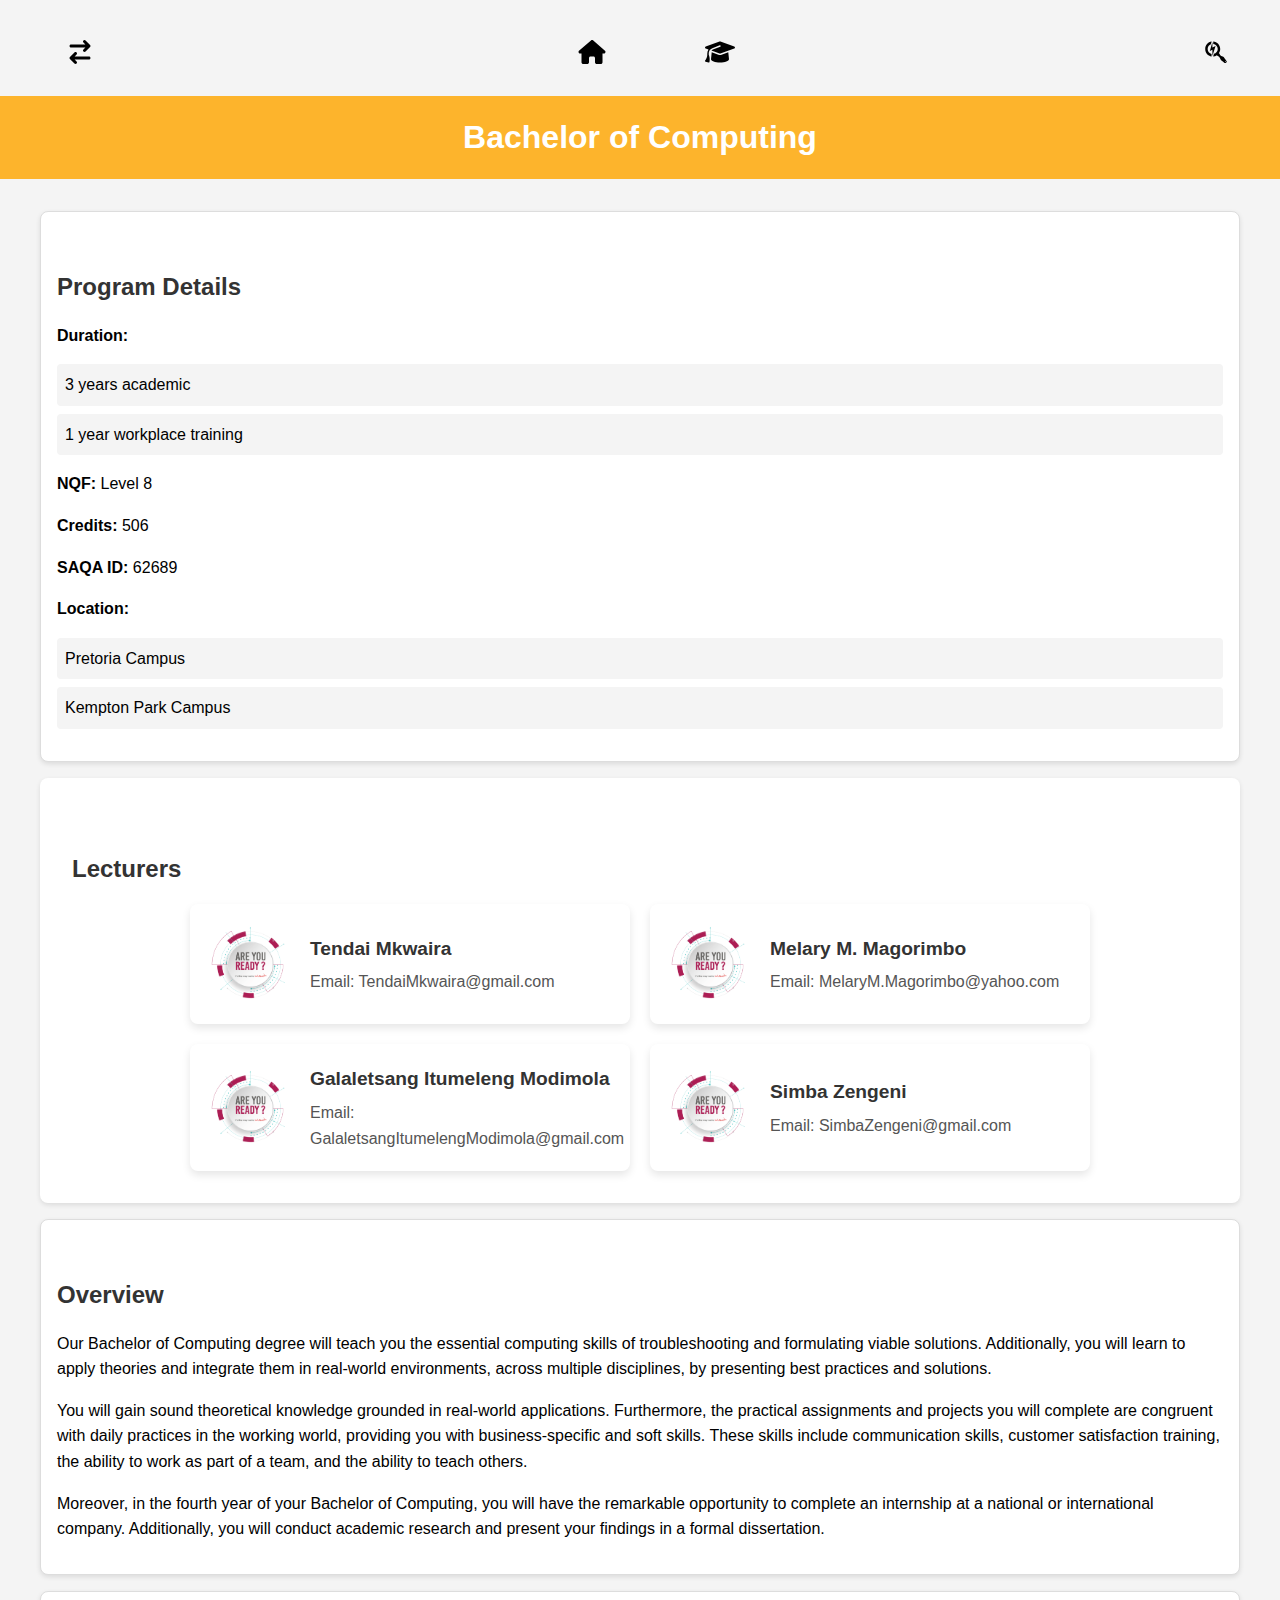
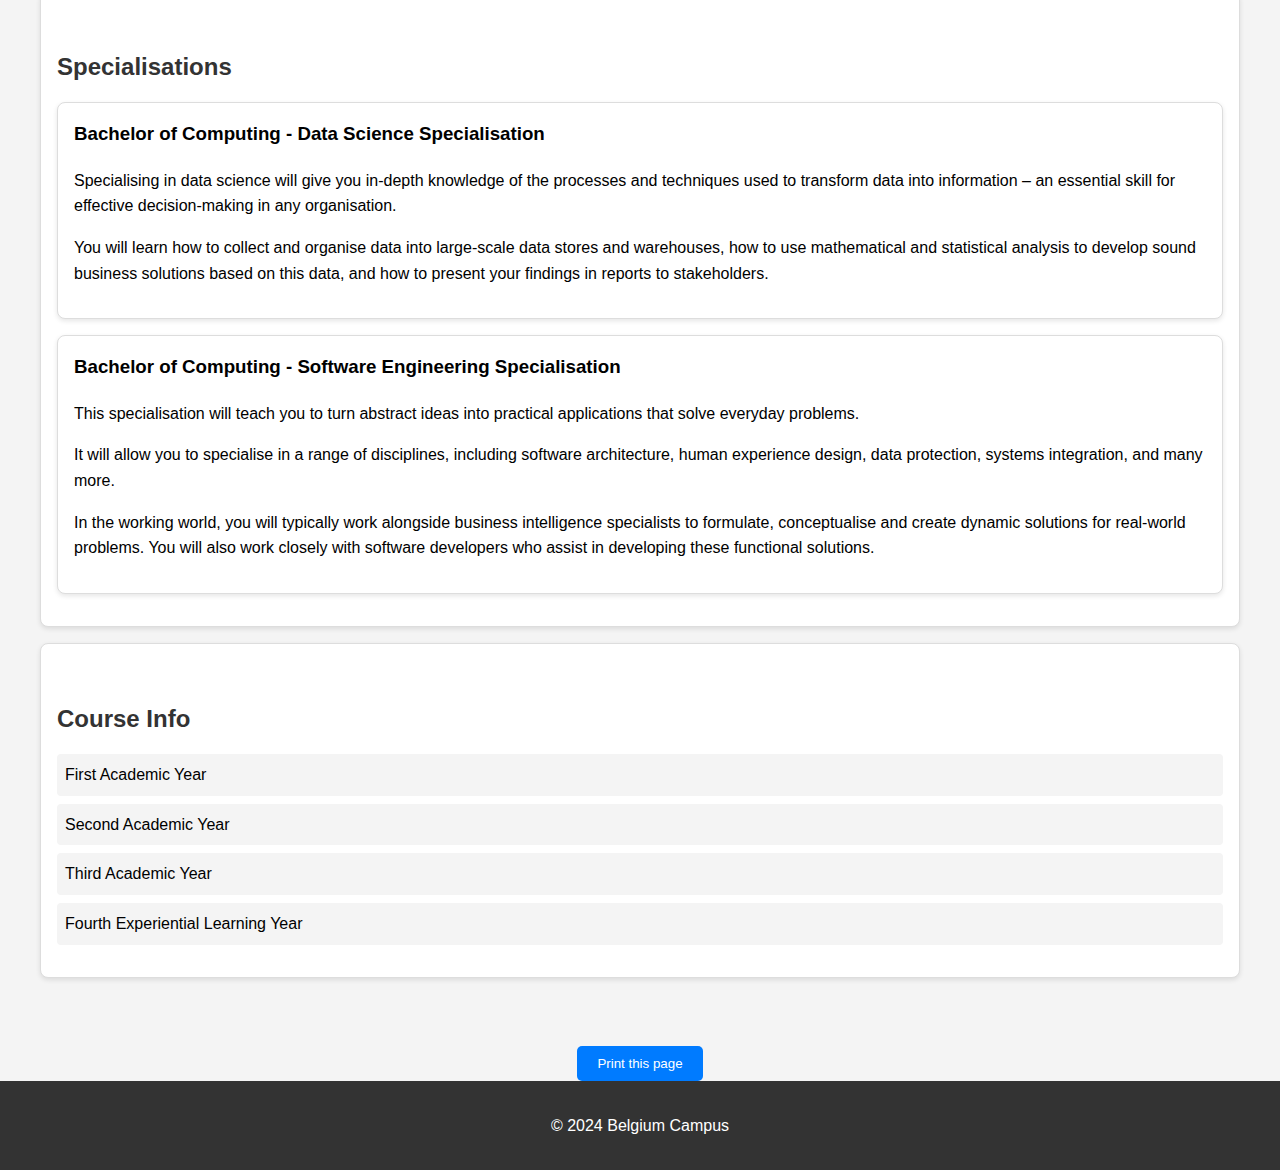
<file: BelgiumWebsite/html/BachelorofComputing.html>
<!DOCTYPE html>
<html lang="en">
<head>
    <meta charset="UTF-8">
    <meta name="viewport" content="width=device-width, initial-scale=1.0">
    <title>Bachelor of Computing</title>
    <link rel="stylesheet" href="../styles/linkpages.css"></link>
</head>
<body>
  
  <nav class="navbar">
    <ul class="navbar-nav">
      <li class="logo">
        <a href="#" class="nav-link">
          <svg xmlns="http://www.w3.org/2000/svg" viewBox="0 0 448 512">
            <path
              d="M438.6 150.6c12.5-12.5 12.5-32.8 0-45.3l-96-96c-12.5-12.5-32.8-12.5-45.3 0s-12.5 32.8 0 45.3L338.7 96 32 96C14.3 96 0 110.3 0 128s14.3 32 32 32l306.7 0-41.4 41.4c-12.5 12.5-12.5 32.8 0 45.3s32.8 12.5 45.3 0l96-96zm-333.3 352c12.5 12.5 32.8 12.5 45.3 0s12.5-32.8 0-45.3L109.3 416 416 416c17.7 0 32-14.3 32-32s-14.3-32-32-32l-306.7 0 41.4-41.4c12.5-12.5 12.5-32.8 0-45.3s-32.8-12.5-45.3 0l-96 96c-12.5 12.5-12.5 32.8 0 45.3l96 96z" />
          </svg>
          <span class="link-text">Login</span>
        </a>
      </li>


      <!-- Home list Item-->

      <li class="nav-item">
        <a href="../index.html" class="nav-link">
          <svg class="icon" xmlns="http://www.w3.org/2000/svg" viewBox="0 0 576 512">
            <path
              d="M575.8 255.5c0 18-15 32.1-32 32.1l-32 0 .7 160.2c0 2.7-.2 5.4-.5 8.1l0 16.2c0 22.1-17.9 40-40 40l-16 0c-1.1 0-2.2 0-3.3-.1c-1.4 .1-2.8 .1-4.2 .1L416 512l-24 0c-22.1 0-40-17.9-40-40l0-24 0-64c0-17.7-14.3-32-32-32l-64 0c-17.7 0-32 14.3-32 32l0 64 0 24c0 22.1-17.9 40-40 40l-24 0-31.9 0c-1.5 0-3-.1-4.5-.2c-1.2 .1-2.4 .2-3.6 .2l-16 0c-22.1 0-40-17.9-40-40l0-112c0-.9 0-1.9 .1-2.8l0-69.7-32 0c-18 0-32-14-32-32.1c0-9 3-17 10-24L266.4 8c7-7 15-8 22-8s15 2 21 7L564.8 231.5c8 7 12 15 11 24z" />
            <span class="link-text">HOME</span>
          </svg>

        </a>
      </li>


	  <!-- Course Info Item-->
      <li class="nav-item">
        <a href="check.html" class="nav-link">
          <svg class="icon" xmlns="http://www.w3.org/2000/svg" viewBox="0 0 640 512">
            <path
              d="M320 32c-8.1 0-16.1 1.4-23.7 4.1L15.8 137.4C6.3 140.9 0 149.9 0 160s6.3 19.1 15.8 22.6l57.9 20.9C57.3 229.3 48 259.8 48 291.9l0 28.1c0 28.4-10.8 57.7-22.3 80.8c-6.5 13-13.9 25.8-22.5 37.6C0 442.7-.9 448.3 .9 453.4s6 8.9 11.2 10.2l64 16c4.2 1.1 8.7 .3 12.4-2s6.3-6.1 7.1-10.4c8.6-42.8 4.3-81.2-2.1-108.7C90.3 344.3 86 329.8 80 316.5l0-24.6c0-30.2 10.2-58.7 27.9-81.5c12.9-15.5 29.6-28 49.2-35.7l157-61.7c8.2-3.2 17.5 .8 20.7 9s-.8 17.5-9 20.7l-157 61.7c-12.4 4.9-23.3 12.4-32.2 21.6l159.6 57.6c7.6 2.7 15.6 4.1 23.7 4.1s16.1-1.4 23.7-4.1L624.2 182.6c9.5-3.4 15.8-12.5 15.8-22.6s-6.3-19.1-15.8-22.6L343.7 36.1C336.1 33.4 328.1 32 320 32zM128 408c0 35.3 86 72 192 72s192-36.7 192-72L496.7 262.6 354.5 314c-11.1 4-22.8 6-34.5 6s-23.5-2-34.5-6L143.3 262.6 128 408z" />
            <span class="link-text">MANAGE COURSES</span>
          </svg>
        </a>
      </li>

      <!-- Search list Item-->
      <li class="nav-item">
        <a href="#search" class="nav-link" id="navSearch">
          <svg class="icon" xmlns="http://www.w3.org/2000/svg" viewBox="0 0 460 512">
            <path
              d="M220.6 130.3l-67.2 28.2V43.2L98.7 233.5l54.7-24.2v130.3l67.2-209.3zm-83.2-96.7l-1.3 4.7-15.2 52.9C80.6 106.7 52 145.8 52 191.5c0 52.3 34.3 95.9 83.4 105.5v53.6C57.5 340.1 0 272.4 0 191.6c0-80.5 59.8-147.2 137.4-158zm311.4 447.2c-11.2 11.2-23.1 12.3-28.6 10.5-5.4-1.8-27.1-19.9-60.4-44.4-33.3-24.6-33.6-35.7-43-56.7-9.4-20.9-30.4-42.6-57.5-52.4l-9.7-14.7c-24.7 16.9-53 26.9-81.3 28.7l2.1-6.6 15.9-49.5c46.5-11.9 80.9-54 80.9-104.2 0-54.5-38.4-102.1-96-107.1V32.3C254.4 37.4 320 106.8 320 191.6c0 33.6-11.2 64.7-29 90.4l14.6 9.6c9.8 27.1 31.5 48 52.4 57.4s32.2 9.7 56.8 43c24.6 33.2 42.7 54.9 44.5 60.3s.7 17.3-10.5 28.5zm-9.9-17.9c0-4.4-3.6-8-8-8s-8 3.6-8 8 3.6 8 8 8 8-3.6 8-8z" />
            <span class="link-text">SEARCH</span>
          </svg>
        </a>
      </li>
    </ul>

  </nav>

    <header>
        <h1>Bachelor of Computing</h1>
    </header>
    <div class="container">
        <section id="program-details" class="card">
            <h2>Program Details</h2>
            <p><strong>Duration:</strong></p>
            <ul>
                <li>3 years academic</li>
                <li>1 year workplace training</li>
            </ul>
            <p><strong>NQF:</strong> Level 8</p>
            <p><strong>Credits:</strong> 506</p>
            <p><strong>SAQA ID:</strong> 62689</p>
            <p><strong>Location:</strong></p>
            <ul>
                <li>Pretoria Campus</li>
                <li>Kempton Park Campus</li>
            </ul>
        </section>
        <section>
          <h2>Lecturers</h2>
        <div class="lecturers-container">
          <div class="lecturer-card">
              <img src="../Icons/studentbackground.png" alt="Lecturer Photo" class="lecturer-photo">
              <div class="lecturer-info">
                  <h2>Tendai Mkwaira</h2>
                  <p>Email: TendaiMkwaira@gmail.com</p>
              </div>
          </div>
  
          <div class="lecturer-card">
              <img src="../Icons/studentbackground.png" alt="Lecturer Photo" class="lecturer-photo">
              <div class="lecturer-info">
                  <h2>Melary M. Magorimbo</h2>
                  <p>Email: MelaryM.Magorimbo@yahoo.com</p>
              </div>
          </div> <div class="lecturers-container">
            <div class="lecturer-card">
                <img src="../Icons/studentbackground.png" alt="Lecturer Photo" class="lecturer-photo">
                <div class="lecturer-info">
                    <h2>Galaletsang Itumeleng Modimola</h2>
                    <p>Email: GalaletsangItumelengModimola@gmail.com</p>
                </div>
            </div>
    
            <div class="lecturer-card">
                <img src="../Icons/studentbackground.png" alt="Lecturer Photo" class="lecturer-photo">
                <div class="lecturer-info">
                    <h2>Simba Zengeni</h2>
                    <p>Email: SimbaZengeni@gmail.com</p>
                </div>
            </div>
          </section>
        <section id="overview" class="card">
            <h2>Overview</h2>
            <p>Our Bachelor of Computing degree will teach you the essential computing skills of troubleshooting and formulating viable solutions. Additionally, you will learn to apply theories and integrate them in real-world environments, across multiple disciplines, by presenting best practices and solutions.</p>
            <p>You will gain sound theoretical knowledge grounded in real-world applications. Furthermore, the practical assignments and projects you will complete are congruent with daily practices in the working world, providing you with business-specific and soft skills. These skills include communication skills, customer satisfaction training, the ability to work as part of a team, and the ability to teach others.</p>
            <p>Moreover, in the fourth year of your Bachelor of Computing, you will have the remarkable opportunity to complete an internship at a national or international company. Additionally, you will conduct academic research and present your findings in a formal dissertation.</p>
        </section>
        <section id="specialisations" class="card">
            <h2>Specialisations</h2>
            <div class="card">
                <h3>Bachelor of Computing - Data Science Specialisation</h3>
                <p>Specialising in data science will give you in-depth knowledge of the processes and techniques used to transform data into information – an essential skill for effective decision-making in any organisation.</p>
                <p>You will learn how to collect and organise data into large-scale data stores and warehouses, how to use mathematical and statistical analysis to develop sound business solutions based on this data, and how to present your findings in reports to stakeholders.</p>
            </div>
            <div class="card">
                <h3>Bachelor of Computing - Software Engineering Specialisation</h3>
                <p>This specialisation will teach you to turn abstract ideas into practical applications that solve everyday problems.</p>
                <p>It will allow you to specialise in a range of disciplines, including software architecture, human experience design, data protection, systems integration, and many more.</p>
                <p>In the working world, you will typically work alongside business intelligence specialists to formulate, conceptualise and create dynamic solutions for real-world problems. You will also work closely with software developers who assist in developing these functional solutions.</p>
            </div>
        </section>
        <section id="course-info" class="card">
            <h2>Course Info</h2>
            <ul>
                <li onclick="toggleTable('table-first')">First Academic Year</li>
                <table id="table-first" style="display: none;">
                    <thead>
                        <tr>
                            <th>Subject</th>
                            <th>Code</th>
                            <th>NQF</th>
                            <th>Credits</th>
                            <th>Prerequisites</th>
                        </tr>
                    </thead>
                    <tbody>
                        <tr>
                            <td>Academic Writing 181</td>
                            <td>ACW181</td>
                            <td>5</td>
                            <td>4</td>
                            <td></td>
                        </tr>
                        <tr>
                            <td>Computer Architecture 181</td>
                            <td>COA181</td>
                            <td>5</td>
                            <td>4</td>
                            <td></td>
                        </tr>
                        <tr>
                            <td>Database Development 181</td>
                            <td>DBD181</td>
                            <td>5</td>
                            <td>12</td>
                            <td></td>
                        </tr>
                        <tr>
                            <td>Information Systems 181</td>
                            <td>INF181</td>
                            <td>5</td>
                            <td>12</td>
                            <td></td>
                        </tr>
                        <tr>
                            <td>Innovation and Leadership 101</td>
                            <td>INL101</td>
                            <td>5</td>
                            <td>5</td>
                            <td></td>
                        </tr>
                        <tr>
                            <td>Innovation and Leadership 102</td>
                            <td>INL102</td>
                            <td>5</td>
                            <td>5</td>
                            <td></td>
                        </tr>
                        <tr>
                            <td>Linear Programming 181</td>
                            <td>LPR181</td>
                            <td>5</td>
                            <td>11</td>
                            <td></td>
                        </tr>
                        <tr>
                            <td>Mathematics 181</td>
                            <td>MAT181</td>
                            <td>5</td>
                            <td>11</td>
                            <td></td>
                        </tr>
                        <tr>
                            <td>Networking Development 181</td>
                            <td>NWD181</td>
                            <td>5</td>
                            <td>8</td>
                            <td></td>
                        </tr>
                        <tr>
                            <td>Programming 181</td>
                            <td>PRG181</td>
                            <td>5</td>
                            <td>16</td>
                            <td></td>
                        </tr>
                        <tr>
                            <td>Programming 182</td>
                            <td>PRG182</td>
                            <td>5</td>
                            <td>9</td>
                            <td>PRG181</td>
                         
                          </tr>
                          <tr>
                            <td>Statistics 181</td>
                            <td>STA181</td>
                            <td>5</td>
                            <td>4</td>
                            <td></td>
                            
                          </tr>
                          <tr>
                            <td>Web Programming 181</td>
                            <td>WPR181</td>
                            <td>5</td>
                            <td>12</td>
                            <td></td>
                          
                          </tr>
                          <tr>
                            <td colspan="6">Electives (choose one of)</td>
                          </tr>
                          <tr>
                            <td>Business Management 181</td>
                            <td>BUM181</td>
                            <td>5</td>
                            <td>7</td>
                            <td></td>
                            
                          </tr>
                          <tr>
                            <td>Entrepreneurship 181</td>
                            <td>ENT181</td>
                            <td>5</td>
                            <td>7</td>
                            <td></td>
                         
                          </tr>
                    </tbody>
                </table>
                <li onclick="toggleTable('table-second')">Second Academic Year</li>
                <table id="table-second" style="display: none;">
                    <thead>
                        <tr>
                            <th>Subject</th>
                            <th>Code</th>
                            <th>NQF</th>
                            <th>Credits</th>
                            <th>Prerequisites</th>
                        </tr>
                    </thead>
                    <tbody>
                        <tr>
                            <td>Database Development 281</td>
                            <td>DBD281</td>
                            <td>6</td>
                            <td>15</td>
                            <td>DBD181</td>
                        </tr>
                        <tr>
                            <td>Information Systems 281</td>
                            <td>INF281</td>
                            <td>6</td>
                            <td>12</td>
                            <td>INF181</td>
                        </tr>
                      
                            <tr>
                                <td>Innovation and Leadership 201</td>
                                <td>INL201</td>
                                <td>6</td>
                                <td>5</td>
                                <td>INL102</td>
                                
                              </tr>
                              <tr>
                                <td>Innovation and Leadership 202</td>
                                <td>INL202</td>
                                <td>6</td>
                                <td>5</td>
                                <td>INL102</td>
                                
                              </tr>
                              <tr>
                                <td>Linear Programming 281</td>
                                <td>LPR281</td>
                                <td>6</td>
                                <td>11</td>
                                <td>LPR181, MAT181</td>
                                
                              </tr>
                              <tr>
                                <td>Mathematics 281</td>
                                <td>MAT281</td>
                                <td>6</td>
                                <td>11</td>
                                <td>MAT181</td>
                                
                              </tr>
                              <tr>
                                <td>Programming 281</td>
                                <td>PRG281</td>
                                <td>6</td>
                                <td>13</td>
                                <td>PRG182</td>
                                
                              </tr>
                              <tr>
                                <td>Programming 282</td>
                                <td>PRG282</td>
                                <td>6</td>
                                <td>8</td>
                                <td>DBD281, PRG281</td>
                                
                              </tr>
                              <tr>
                                <td>Project Management 281</td>
                                <td>PMM281</td>
                                <td>6</td>
                                <td>7</td>
                                <td></td>
                                
                              </tr>
                              <tr>
                                <td>Statistics 281</td>
                                <td>STA281</td>
                                <td>6</td>
                                <td>4</td>
                                <td>STA181</td>
                               
                              </tr>
                              <tr>
                                <td>Web Programming 281</td>
                                <td>WPR281</td>
                                <td>6</td>
                                <td>12</td>
                                <td>PRG181, WPR181</td>
                           
                              </tr>
                              <tr>
                                <td colspan="6">Fundamentals: Software Engineering Stream</td>
                              </tr>
                              <tr>
                                <td>Software Analysis & Design 281</td>
                                <td>SAD281</td>
                                <td>7</td>
                                <td>9</td>
                                <td>PMM281</td>
                              
                              </tr>
                              <tr>
                                <td colspan="6">Fundamentals: Data Science Stream</td>
                              </tr>
                              <tr>
                                <td>Data Warehousing 281</td>
                                <td>DWH281</td>
                                <td>7</td>
                                <td>9</td>
                                <td>DBD281</td>
                               
                              </tr>
                              <tr>
                                <td colspan="6">Electives (choose one of)</td>
                              </tr>
                              <tr>
                                <td>Internet Of Things 281</td>
                                <td>IOT281</td>
                                <td>6</td>
                                <td>8</td>
                                <td>PRG181, WPR281</td>
                                
                              </tr>
                              <tr>
                                <td>Software Testing 281</td>
                                <td>SWT281</td>
                                <td>6</td>
                                <td>8</td>
                                <td>PRG282</td>
                                
                              </tr>
                    </tbody>
                </table>
                <li onclick="toggleTable('table-third')">Third Academic Year</li>
                <table id="table-third" style="display: none;">
                    <thead>
                        <tr>
                            <th>Subject</th>
                            <th>Code</th>
                            <th>NQF</th>
                            <th>Credits</th>
                            <th>Prerequisites</th>
                        </tr>
                    </thead>
                    <tbody>
                        <tr>
                            <td>Research Methods 381</td>
                            <td>RSH381</td>
                            <td>7</td>
                            <td>7</td>
                            <td>STA281</td>
                          </tr>
                          <tr>
                            <td>Database Development 381</td>
                            <td>DBD381</td>
                            <td>7</td>
                            <td>7</td>
                            <td>DBD281</td>
                          </tr>
                          <tr>
                            <td>Innovation and Leadership 321</td>
                            <td>INL321</td>
                            <td>7</td>
                            <td>5</td>
                            <td>INL201, INL202</td>
                          </tr>
                          <tr>
                            <td>Linear Programming 381</td>
                            <td>LPR381</td>
                            <td>7</td>
                            <td>11</td>
                            <td>LPR281, MAT281</td>
                          </tr>
                          <tr>
                            <td>Machine Learning 381</td>
                            <td>MLG381</td>
                            <td>7</td>
                            <td>7</td>
                            <td>STA281</td>
                          </tr>
                          <tr>
                            <td>Project 381</td>
                            <td>PRJ381</td>
                            <td>8</td>
                            <td>17</td>
                            <td>PMM281</td>
                          </tr>
                          <tr>
                            <td>Project Management 381</td>
                            <td>PMM381</td>
                            <td>7</td>
                            <td>7</td>
                            <td></td>
                          </tr>
                          <tr>
                            <td colspan="5">Fundamentals: Software Engineering Stream</td>
                          </tr>
                          <tr>
                            <td>Programming 381</td>
                            <td>PRG381</td>
                            <td>7</td>
                            <td>9</td>
                            <td>PRG282</td>
                          </tr>
                          <tr>
                            <td>Software Engineering 381</td>
                            <td>SEN381</td>
                            <td>8</td>
                            <td>30</td>
                            <td>PMM381, PRG282, SAD281</td>
                          </tr>
                          <tr>
                            <td>Web Programming 381</td>
                            <td>WPR381</td>
                            <td>7</td>
                            <td>9</td>
                            <td>PRG282, WPR281</td>
                          </tr>
                          <tr>
                            <td colspan="5">Fundamentals: Data Science Stream</td>
                          </tr>
                          <tr>
                            <td>Data Science 381</td>
                            <td>BIN381</td>
                            <td>8</td>
                            <td>30</td>
                            <td>DWH281, MLG381</td>
                          </tr>
                          <tr>
                            <td>Database Administration 381</td>
                            <td>DBA381</td>
                            <td>7</td>
                            <td>9</td>
                            <td>DBD281</td>
                          </tr>
                          <tr>
                            <td>Statistics 381</td>
                            <td>STA381</td>
                            <td>7</td>
                            <td>9</td>
                            <td>STA281</td>
                          </tr>
                          <tr>
                            <td colspan="5">Electives (choose one of)</td>
                          </tr>
                          <tr>
                            <td>Innovation Management 381</td>
                            <td>INM381</td>
                            <td>7</td>
                            <td>11</td>
                            <td></td>
                          </tr>
                          <tr>
                            <td>Machine Learning 382</td>
                            <td>MLG382</td>
                            <td>7</td>
                            <td>11</td>
                            <td>MLG381, PRG282</td>
                          </tr>
                          <tr>
                            <td>User Experience Design 381</td>
                            <td>UAX381</td>
                            <td>7</td>
                            <td>11</td>
                            <td>PRG282, WPR281</td>
                          </tr>
                    </tbody>
                </table>
                <li onclick="toggleTable('table-fourth')">Fourth Experiential Learning Year</li>
                <table id="table-fourth" style="display: none;">
                    <thead>
                        <tr>
                            <th>Subject</th>
                            <th>Code</th>
                            <th>NQF</th>
                            <th>Credits</th>
                            <th>Prerequisites</th>
                        </tr>
                    </thead>
                    <tbody>
                        <tr>
                            <td>Applied Information Technology 481</td>
                            <td>AIT481</td>
                            <td>7</td>
                            <td>60</td>
                            <td></td>
                          </tr>
                          <tr>
                            <td>Applied Information Technology 482</td>
                            <td>AIT482</td>
                            <td>8</td>
                            <td>60</td>
                            <td></td>
                          </tr>
                          <tr>
                            <td>Dissertation 481</td>
                            <td>DST481</td>
                            <td>8</td>
                            <td>30</td>
                            <td></td>
                          </tr>
                    </tbody>
                </table>
            </ul>
        </section>
    </div>
	
	<center>
	<button onclick="printPage()">Print this page</button>
	</center>



    <footer>
        <p>&copy; 2024 Belgium Campus</p>
    </footer>
    <script>
        function toggleTable(tableId) {
            var table = document.getElementById(tableId);
            if (table.style.display === "none") {
                table.style.display = "table";
            } else {
                table.style.display = "none";
            }
        }
		
		 function printPage() {
            window.print();
        }
    </script>
</body>
</html>
</file>
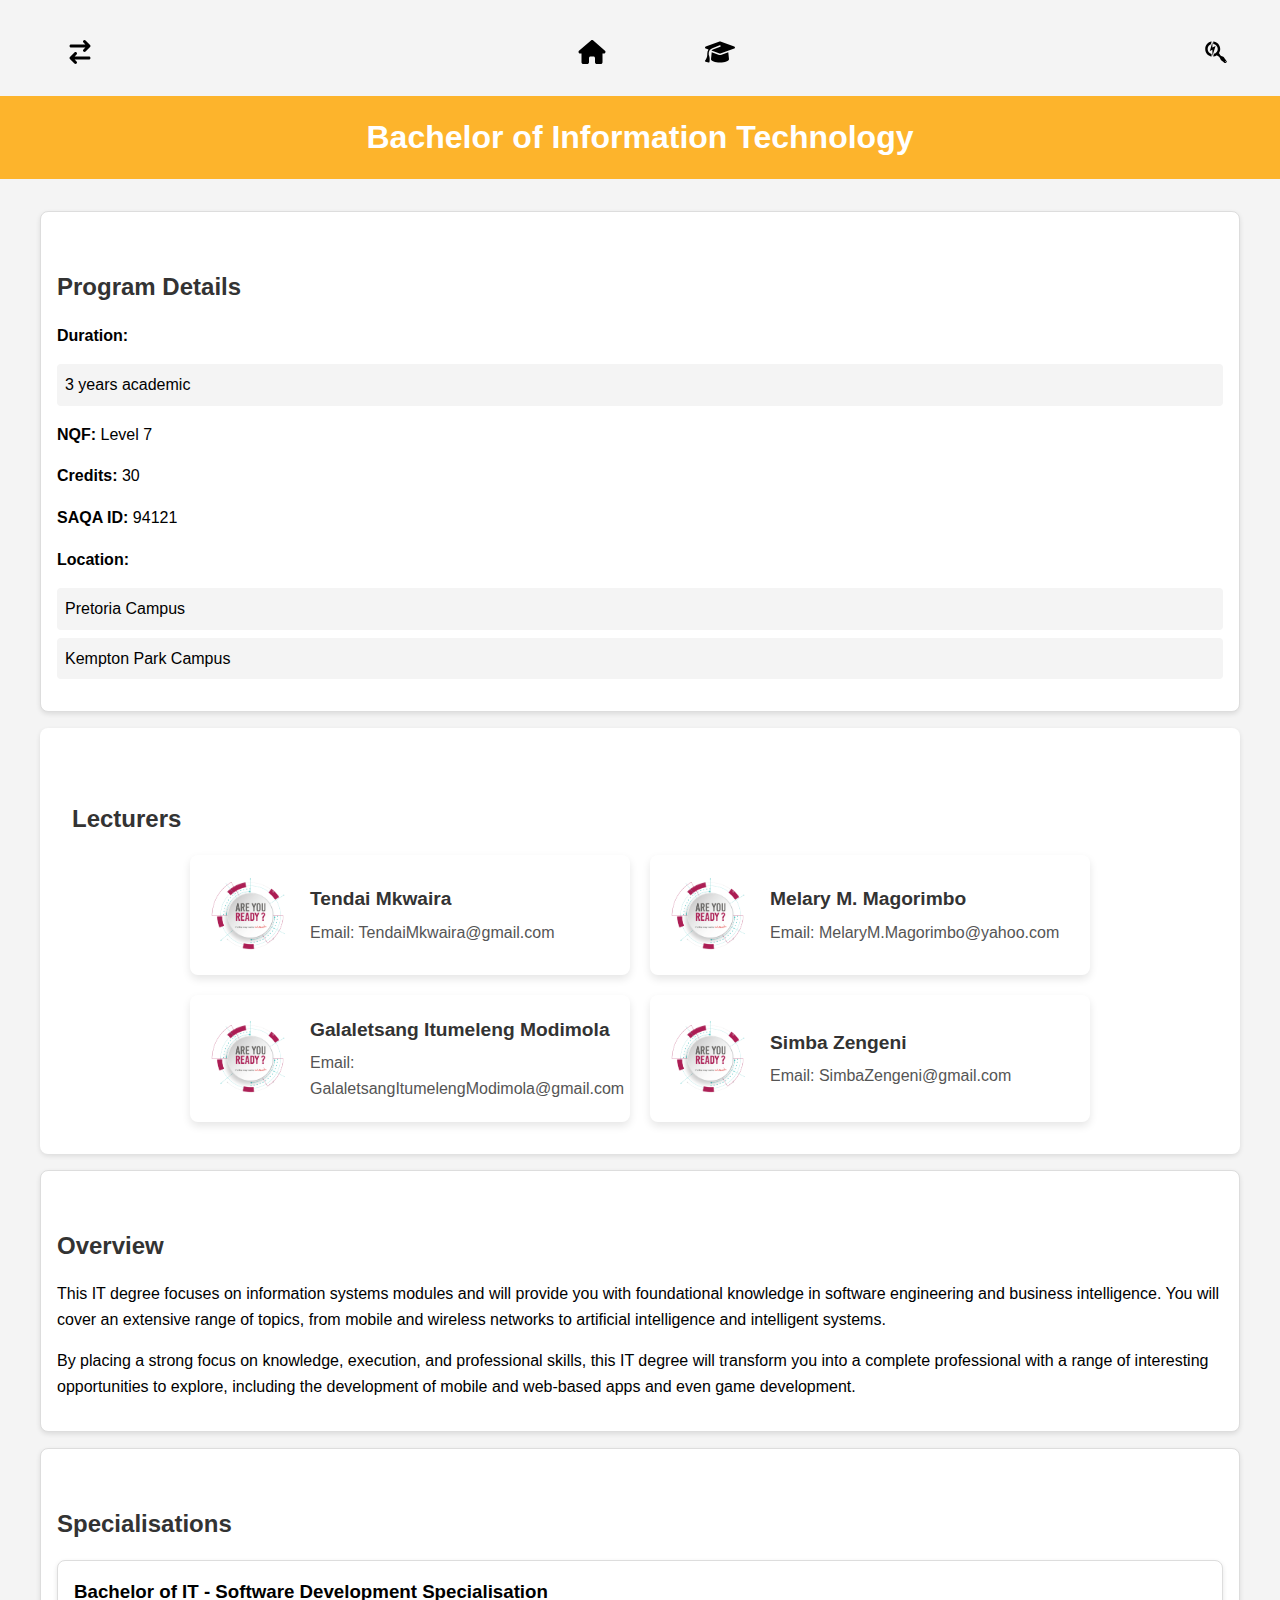
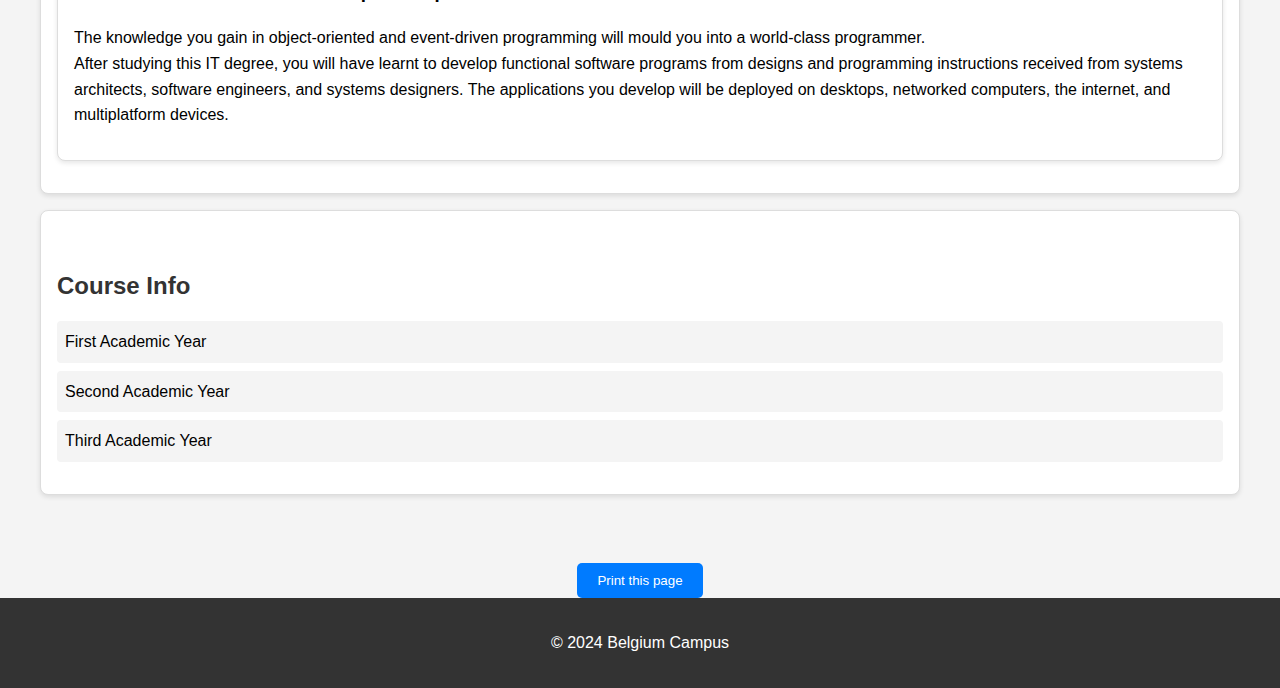
<file: BelgiumWebsite/html/BachelorofinformationTechnology.html>
<!DOCTYPE html>
<html lang="en">
<head>
    <meta charset="UTF-8">
    <meta name="viewport" content="width=device-width, initial-scale=1.0">
    <title>Bachelor of Information Technology</title>
    <link rel="stylesheet" href="../styles/linkpages.css"></link>
   
</head>
<body>
    
    <nav class="navbar">
        <ul class="navbar-nav">
          <li class="logo">
            <a href="#" class="nav-link">
              <svg xmlns="http://www.w3.org/2000/svg" viewBox="0 0 448 512">
                <path
                  d="M438.6 150.6c12.5-12.5 12.5-32.8 0-45.3l-96-96c-12.5-12.5-32.8-12.5-45.3 0s-12.5 32.8 0 45.3L338.7 96 32 96C14.3 96 0 110.3 0 128s14.3 32 32 32l306.7 0-41.4 41.4c-12.5 12.5-12.5 32.8 0 45.3s32.8 12.5 45.3 0l96-96zm-333.3 352c12.5 12.5 32.8 12.5 45.3 0s12.5-32.8 0-45.3L109.3 416 416 416c17.7 0 32-14.3 32-32s-14.3-32-32-32l-306.7 0 41.4-41.4c12.5-12.5 12.5-32.8 0-45.3s-32.8-12.5-45.3 0l-96 96c-12.5 12.5-12.5 32.8 0 45.3l96 96z" />
              </svg>
              <span class="link-text">Login</span>
            </a>
          </li>
    
    
          <!-- Home list Item-->
    
          <li class="nav-item">
            <a href="../index.html" class="nav-link">
              <svg class="icon" xmlns="http://www.w3.org/2000/svg" viewBox="0 0 576 512">
                <path
                  d="M575.8 255.5c0 18-15 32.1-32 32.1l-32 0 .7 160.2c0 2.7-.2 5.4-.5 8.1l0 16.2c0 22.1-17.9 40-40 40l-16 0c-1.1 0-2.2 0-3.3-.1c-1.4 .1-2.8 .1-4.2 .1L416 512l-24 0c-22.1 0-40-17.9-40-40l0-24 0-64c0-17.7-14.3-32-32-32l-64 0c-17.7 0-32 14.3-32 32l0 64 0 24c0 22.1-17.9 40-40 40l-24 0-31.9 0c-1.5 0-3-.1-4.5-.2c-1.2 .1-2.4 .2-3.6 .2l-16 0c-22.1 0-40-17.9-40-40l0-112c0-.9 0-1.9 .1-2.8l0-69.7-32 0c-18 0-32-14-32-32.1c0-9 3-17 10-24L266.4 8c7-7 15-8 22-8s15 2 21 7L564.8 231.5c8 7 12 15 11 24z" />
                <span class="link-text">HOME</span>
              </svg>
    
            </a>
          </li>
    
    
          <!-- Course Info Item-->
          <li class="nav-item">
            <a href="check.html" class="nav-link">
              <svg class="icon" xmlns="http://www.w3.org/2000/svg" viewBox="0 0 640 512">
                <path
                  d="M320 32c-8.1 0-16.1 1.4-23.7 4.1L15.8 137.4C6.3 140.9 0 149.9 0 160s6.3 19.1 15.8 22.6l57.9 20.9C57.3 229.3 48 259.8 48 291.9l0 28.1c0 28.4-10.8 57.7-22.3 80.8c-6.5 13-13.9 25.8-22.5 37.6C0 442.7-.9 448.3 .9 453.4s6 8.9 11.2 10.2l64 16c4.2 1.1 8.7 .3 12.4-2s6.3-6.1 7.1-10.4c8.6-42.8 4.3-81.2-2.1-108.7C90.3 344.3 86 329.8 80 316.5l0-24.6c0-30.2 10.2-58.7 27.9-81.5c12.9-15.5 29.6-28 49.2-35.7l157-61.7c8.2-3.2 17.5 .8 20.7 9s-.8 17.5-9 20.7l-157 61.7c-12.4 4.9-23.3 12.4-32.2 21.6l159.6 57.6c7.6 2.7 15.6 4.1 23.7 4.1s16.1-1.4 23.7-4.1L624.2 182.6c9.5-3.4 15.8-12.5 15.8-22.6s-6.3-19.1-15.8-22.6L343.7 36.1C336.1 33.4 328.1 32 320 32zM128 408c0 35.3 86 72 192 72s192-36.7 192-72L496.7 262.6 354.5 314c-11.1 4-22.8 6-34.5 6s-23.5-2-34.5-6L143.3 262.6 128 408z" />
                <span class="link-text">MANAGE COURSES</span>
              </svg>
            </a>
          </li>
    
          <!-- Search list Item-->
          <li class="nav-item">
            <a href="#search" class="nav-link" id="navSearch">
              <svg class="icon" xmlns="http://www.w3.org/2000/svg" viewBox="0 0 460 512">
                <path
                  d="M220.6 130.3l-67.2 28.2V43.2L98.7 233.5l54.7-24.2v130.3l67.2-209.3zm-83.2-96.7l-1.3 4.7-15.2 52.9C80.6 106.7 52 145.8 52 191.5c0 52.3 34.3 95.9 83.4 105.5v53.6C57.5 340.1 0 272.4 0 191.6c0-80.5 59.8-147.2 137.4-158zm311.4 447.2c-11.2 11.2-23.1 12.3-28.6 10.5-5.4-1.8-27.1-19.9-60.4-44.4-33.3-24.6-33.6-35.7-43-56.7-9.4-20.9-30.4-42.6-57.5-52.4l-9.7-14.7c-24.7 16.9-53 26.9-81.3 28.7l2.1-6.6 15.9-49.5c46.5-11.9 80.9-54 80.9-104.2 0-54.5-38.4-102.1-96-107.1V32.3C254.4 37.4 320 106.8 320 191.6c0 33.6-11.2 64.7-29 90.4l14.6 9.6c9.8 27.1 31.5 48 52.4 57.4s32.2 9.7 56.8 43c24.6 33.2 42.7 54.9 44.5 60.3s.7 17.3-10.5 28.5zm-9.9-17.9c0-4.4-3.6-8-8-8s-8 3.6-8 8 3.6 8 8 8 8-3.6 8-8z" />
                <span class="link-text">SEARCH</span>
              </svg>
            </a>
          </li>
        </ul>
    
      </nav>
      
    <header>
        <h1>Bachelor of Information Technology</h1>
    </header>
    <div class="container">
        <section id="program-details" class="card">
            <h2>Program Details</h2>
            <p><strong>Duration:</strong></p>
            <ul>
                <li>3 years academic</li>
               
            </ul>
            <p><strong>NQF:</strong> Level 7</p>
            <p><strong>Credits:</strong> 30</p>
            <p><strong>SAQA ID:</strong> 94121</p>
            <p><strong>Location:</strong></p>
            <ul>
                <li>Pretoria Campus</li>
                <li>Kempton Park Campus</li>
            </ul>
        </section>
        <section>
            <h2>Lecturers</h2>
          <div class="lecturers-container">
            <div class="lecturer-card">
                <img src="../Icons/studentbackground.png" alt="Lecturer Photo" class="lecturer-photo">
                <div class="lecturer-info">
                    <h2>Tendai Mkwaira</h2>
                    <p>Email: TendaiMkwaira@gmail.com</p>
                </div>
            </div>
    
            <div class="lecturer-card">
                <img src="../Icons/studentbackground.png" alt="Lecturer Photo" class="lecturer-photo">
                <div class="lecturer-info">
                    <h2>Melary M. Magorimbo</h2>
                    <p>Email: MelaryM.Magorimbo@yahoo.com</p>
                </div>
            </div> <div class="lecturers-container">
              <div class="lecturer-card">
                  <img src="../Icons/studentbackground.png" alt="Lecturer Photo" class="lecturer-photo">
                  <div class="lecturer-info">
                      <h2>Galaletsang Itumeleng Modimola</h2>
                      <p>Email: GalaletsangItumelengModimola@gmail.com</p>
                  </div>
              </div>
      
              <div class="lecturer-card">
                  <img src="../Icons/studentbackground.png" alt="Lecturer Photo" class="lecturer-photo">
                  <div class="lecturer-info">
                      <h2>Simba Zengeni</h2>
                      <p>Email: SimbaZengeni@gmail.com</p>
                  </div>
              </div>
            </section>
        <section id="overview" class="card">
            <h2>Overview</h2>
            <p>This IT degree focuses on information systems modules and will provide you with foundational knowledge in software engineering and business intelligence. You will cover an extensive range of topics, from mobile and wireless networks to artificial intelligence and intelligent systems.</p>
            <p>By placing a strong focus on knowledge, execution, and professional skills, this IT degree will transform you into a complete professional with a range of interesting opportunities to explore, including the development of mobile and web-based apps and even game development.</p>
        </section>
        <section id="specialisations" class="card">
            <h2>Specialisations</h2>
            <div class="card">
                <h3>Bachelor of IT - Software Development Specialisation</h3>
                <p>The knowledge you gain in object-oriented and event-driven programming will mould you into a world-class programmer. <br>


				After studying this IT degree, you will have learnt to develop functional software programs from designs and programming instructions received from systems architects, software engineers, and systems designers. The applications you develop will be deployed on desktops, networked computers, the internet, and multiplatform devices.

				</p>
            </div>
            
        </section>
        <section id="course-info" class="card">
            <h2>Course Info</h2>
            <ul>
                <li onclick="toggleTable('table-first')">First Academic Year</li>
                <table id="table-first" style="display: none;">
                    <thead>
                        <tr>
                            <th>Subject</th>
                            <th>Code</th>
                            <th>NQF</th>
                            <th>Credits</th>
                            <th>Prerequisites</th>
                        </tr>
                    </thead>
                    <tbody>
                       <tr>
            <td>Academic Writing</td>
            <td>ACW171</td>
            <td>5</td>
            <td>4</td>
            <td></td>
        </tr>
        <tr>
            <td>Computer Architecture</td>
            <td>COA171</td>
            <td>5</td>
            <td>7</td>
            <td></td>
        </tr>
        <tr>
            <td>Database Development</td>
            <td>DBD171</td>
            <td>5</td>
            <td>12</td>
            <td></td>
        </tr>
        <tr>
            <td>English Communication</td>
            <td>ENG171</td>
            <td>5</td>
            <td>7</td>
            <td></td>
        </tr>
        <tr>
            <td>Information Systems</td>
            <td>INF171</td>
            <td>5</td>
            <td>12</td>
            <td></td>
        </tr>
        <tr>
            <td>Innovation and Leadership 101</td>
            <td>INL101</td>
            <td>5</td>
            <td>5</td>
            <td></td>
        </tr>
        <tr>
            <td>Innovation and Leadership 102</td>
            <td>INL102</td>
            <td>5</td>
            <td>5</td>
            <td></td>
        </tr>
        <tr>
            <td>Mathematics</td>
            <td>MAT171</td>
            <td>5</td>
            <td>11</td>
            <td></td>
        </tr>
        <tr>
            <td>Networking Development</td>
            <td>NWD171</td>
            <td>5</td>
            <td>8</td>
            <td></td>
        </tr>
        <tr>
            <td>Programming 171</td>
            <td>PRG171</td>
            <td>5</td>
            <td>16</td>
            <td></td>
        </tr>
        <tr>
            <td>Programming 172</td>
            <td>PRG172</td>
            <td>5</td>
            <td>9</td>
            <td></td>
        </tr>
        <tr>
            <td>Statistics 171</td>
            <td>STA171</td>
            <td>5</td>
            <td>4</td>
            <td></td>
        </tr>
        <tr>
            <td>Web Programming 171</td>
            <td>WPR171</td>
            <td>5</td>
            <td>13</td>
            <td></td>
        </tr>
		     <tr>
                            <td colspan="5">Electives: Choose one of</td>
                          </tr>
        <tr>
            <td>Business Management 171</td>
            <td>BUM171</td>
            <td>5</td>
            <td>7</td>
            <td></td>
        </tr>
        <tr>
            <td>Entrepreneurship</td>
            <td>ENT171</td>
            <td>5</td>
            <td>7</td>
            <td></td>
        </tr>   
                    </tbody>
                </table>
                <li onclick="toggleTable('table-second')">Second Academic Year</li>
                <table id="table-second" style="display: none;">
                    <thead>
                        <tr>
                            <th>Subject</th>
                            <th>Code</th>
                            <th>NQF</th>
                            <th>Credits</th>
                            <th>Prerequisites</th>
                        </tr>
                    </thead>
                    <tbody>
                         <tr>
            <td>Cloud-Native Application Architecture</td>
            <td>CNA271</td>
            <td>6</td>
            <td>11</td>
            <td></td>
        </tr>
        <tr>
            <td>Database Development</td>
            <td>DBD221</td>
            <td>6</td>
            <td>15</td>
            <td>DBD171</td>
        </tr>
        <tr>
            <td>Enterprise Systems</td>
            <td>ERP271</td>
            <td>6</td>
            <td>7</td>
            <td></td>
        </tr>
        <tr>
            <td>Ethics</td>
            <td>ETH271</td>
            <td>6</td>
            <td>4</td>
            <td></td>
        </tr>
        <tr>
            <td>Information Systems</td>
            <td>INF271</td>
            <td>6</td>
            <td>12</td>
            <td>INF171</td>
        </tr>
        <tr>
            <td>Innovation and Leadership 201</td>
            <td>INL201</td>
            <td>6</td>
            <td>5</td>
            <td></td>
        </tr>
        <tr>
            <td>Innovation and Leadership 202</td>
            <td>INL202</td>
            <td>6</td>
            <td>5</td>
            <td></td>
        </tr>
        <tr>
            <td>Linear Programming</td>
            <td>LPR171</td>
            <td>6</td>
            <td>11</td>
            <td>MAT171</td>
        </tr>
        <tr>
            <td>Programming 271</td>
            <td>PRG271</td>
            <td>6</td>
            <td>13</td>
            <td>PRG172</td>
        </tr>
        <tr>
            <td>Programming 272</td>
            <td>PRG272</td>
            <td>6</td>
            <td>8</td>
            <td>DB271, PRG271</td>
        </tr>
        <tr>
            <td>Project Management</td>
            <td>PMM271</td>
            <td>6</td>
            <td>7</td>
            <td></td>
        </tr>
        <tr>
            <td>Statistics</td>
            <td>STA271</td>
            <td>6</td>
            <td>4</td>
            <td>STA171</td>
        </tr>
        <tr>
            <td>Web Programming</td>
            <td>WPR271</td>
            <td>6</td>
            <td>10</td>
            <td>PRG171, WPR171</td>
        </tr>
		     <tr>
                            <td colspan="5">Electives: Choose one of</td>
                          </tr>
        <tr>
            <td>Internet Of Things</td>
            <td>IOT271</td>
            <td>6</td>
            <td>8</td>
            <td>PRG171, WPR271</td>
        </tr>
        <tr>
            <td>Software Testing</td>
            <td>SWT271</td>
            <td>6</td>
            <td>8</td>
            <td>PRG272</td>
        </tr>
                    </tbody>
                </table>
                <li onclick="toggleTable('table-third')">Third Academic Year</li>
                <table id="table-third" style="display: none;">
                    <thead>
                        <tr>
                            <th>Subject</th>
                            <th>Code</th>
                            <th>NQF</th>
                            <th>Credits</th>
                            <th>Prerequisites</th>
                        </tr>
                    </thead>
                    <tbody>
                          <tr>
            <td>Business Intelligence</td>
            <td>BIN371</td>
            <td>7</td>
            <td>10</td>
            <td>SQL</td>
        </tr>
        <tr>
            <td>Cloud-Native Application Programming</td>
            <td>CNA371</td>
            <td>7</td>
            <td>11</td>
            <td>CNA271</td>
        </tr>
        <tr>
            <td>Data Analytics</td>
            <td>DAL371</td>
            <td>7</td>
            <td>14</td>
            <td>STA271</td>
        </tr>
        <tr>
            <td>Database Development</td>
            <td>DBD371</td>
            <td>7</td>
            <td>7</td>
            <td>DBD271</td>
        </tr>
        <tr>
            <td>Innovation and Leadership</td>
            <td>INL371</td>
            <td>7</td>
            <td>5</td>
            <td>INL201, INL202</td>
        </tr>
        <tr>
            <td>Programming</td>
            <td>PRG371</td>
            <td>7</td>
            <td>9</td>
            <td>PRG272</td>
        </tr>
        <tr>
            <td>Project</td>
            <td>PRJ371</td>
            <td>7</td>
            <td>17</td>
            <td>PMM271</td>
        </tr>
        <tr>
            <td>Project Management</td>
            <td>PMM371</td>
            <td>7</td>
            <td>7</td>
            <td>PMM271</td>
        </tr>
        <tr>
            <td>Software Analysis & Design</td>
            <td>SAD371</td>
            <td>7</td>
            <td>14</td>
            <td></td>
        </tr>
        <tr>
            <td>Software Engineering</td>
            <td>SEN371</td>
            <td>7</td>
            <td>16</td>
            <td>PMM371, PRG272, SAD371</td>
        </tr>
        <tr>
            <td>Web Programming</td>
            <td>WPR371</td>
            <td>7</td>
            <td>9</td>
            <td>PRG272, WPR271</td>
        </tr>
        <tr>
            <td>Innovation Management</td>
            <td>INM371</td>
            <td>7</td>
            <td>11</td>
            <td></td>
        </tr>
        <tr>
            <td>User Experience Design</td>
            <td>UAX371</td>
            <td>7</td>
            <td>11</td>
            <td>PRG272, WPR271</td>
        </tr>
                    </tbody>
                </table>
                
            </ul>
        </section>
    </div><center>
	<button onclick="printPage()">Print this page</button>
	</center>



    <footer>
        <p>&copy; 2024 Belgium Campus</p>
    </footer>
    <script>
        function toggleTable(tableId) {
            var table = document.getElementById(tableId);
            if (table.style.display === "none") {
                table.style.display = "table";
            } else {
                table.style.display = "none";
            }
        }
		
		 function printPage() {
            window.print();
        }
		</script>
</body>
</html>
</file>
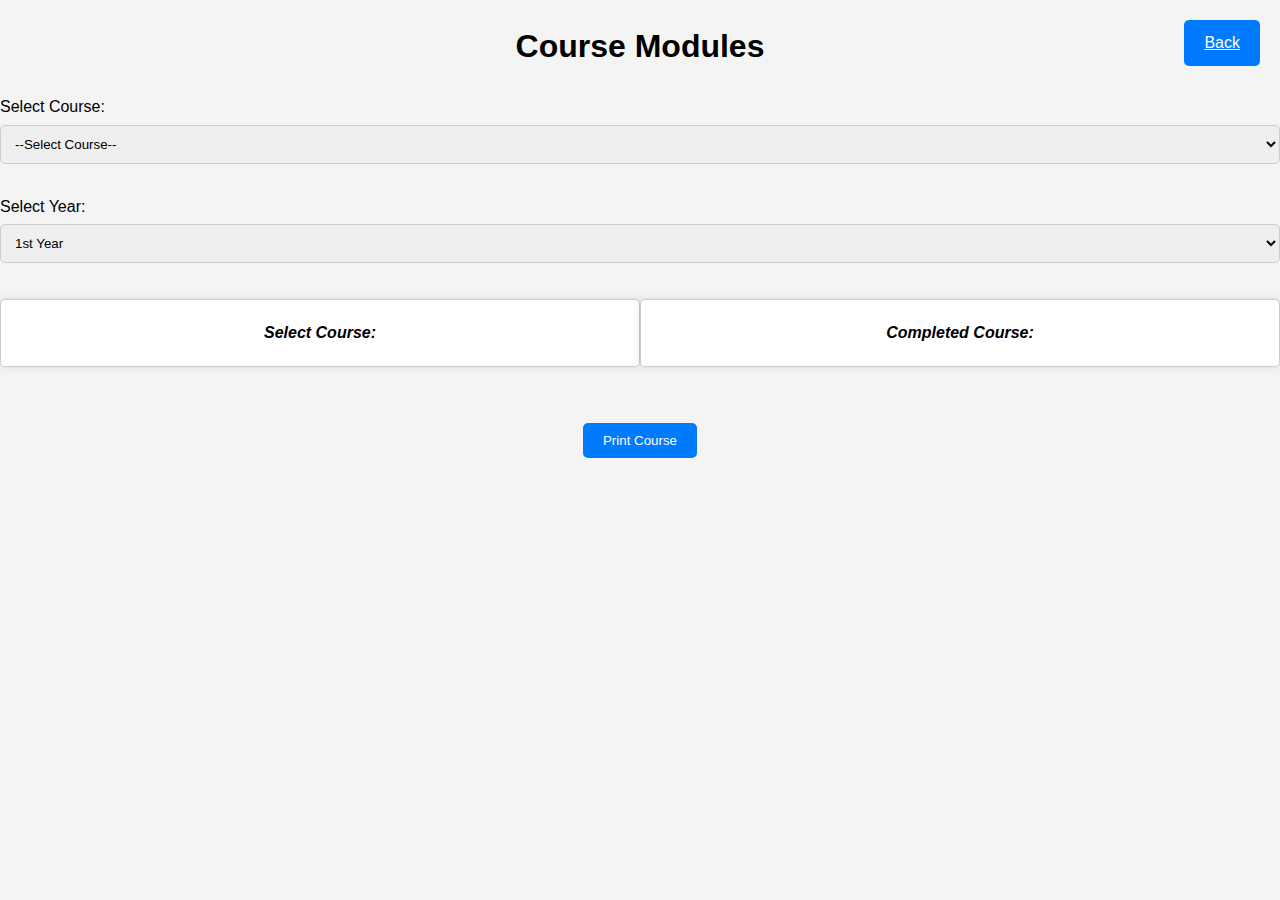
<file: BelgiumWebsite/html/check.html>
<!DOCTYPE html>
<html lang="en">
<head>
    <meta charset="UTF-8">
    <meta name="viewport" content="width=device-width, initial-scale=1.0">
    <title>Course Modules</title>
    <link rel="stylesheet" href="../styles/linkpages.css">
</head>
<body>
    <a href="../index.html" class="back-button">Back</a>
    <h1>Course Modules</h1>
    
    <label for="courseSelect">Select Course:</label>
    <select id="courseSelect">
        <option value="">--Select Course--</option>
        <option value="bachelorOfComputing">Bachelor of Computing</option>
        <option value="bachelorOfInformationTechnology">Bachelor of Information Technology</option>
        <option value="diplomaInInformationTechnology">Diploma in Information Technology</option>
        <option value="diplomaForDeafStudents">Diploma for Deaf Students</option>
        <option value="nationalCertificateITSystems">National Certificate: Information Technology (Systems Development)</option>
        <option value="certificateITDatabase">Certificate: Information Technology (Database Development)</option>
    </select>

    <label for="yearSelect">Select Year:</label>
    <select id="yearSelect">
        <option value="first">1st Year</option>
        <option value="second">2nd Year</option>
        <option value="third">3rd Year</option>
        <option value="forth">4th Year</option>
    </select>
    
    <div class="module-list-container">
        <ul id="moduleList"></ul>
        <ul id="completedModules"></ul>
    </div>
    <div class="print-button-container">
        <button id="printCourse">Print Course</button>
    </div>

    <script src="../scripts/coursedynamic.js"></script> 
    <script src="../scripts/check.js"></script>
</body>
</html>
</file>
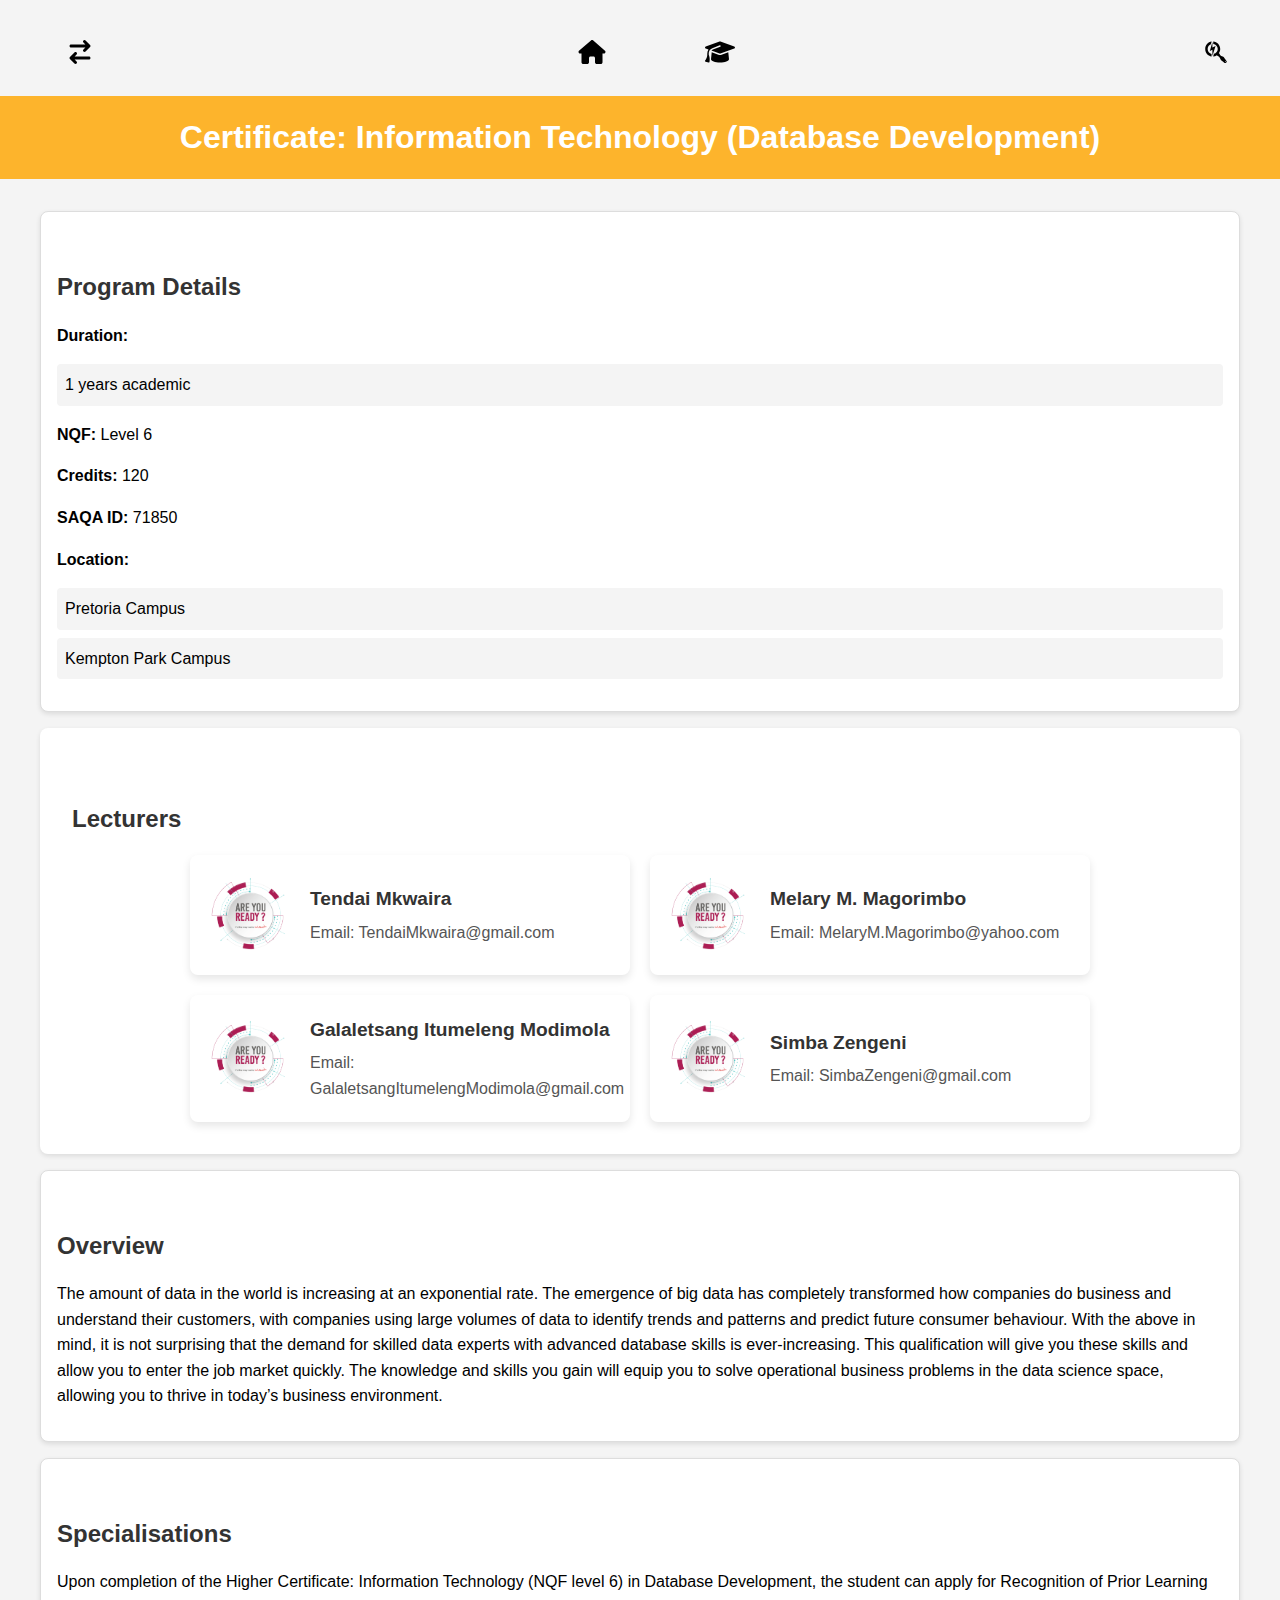
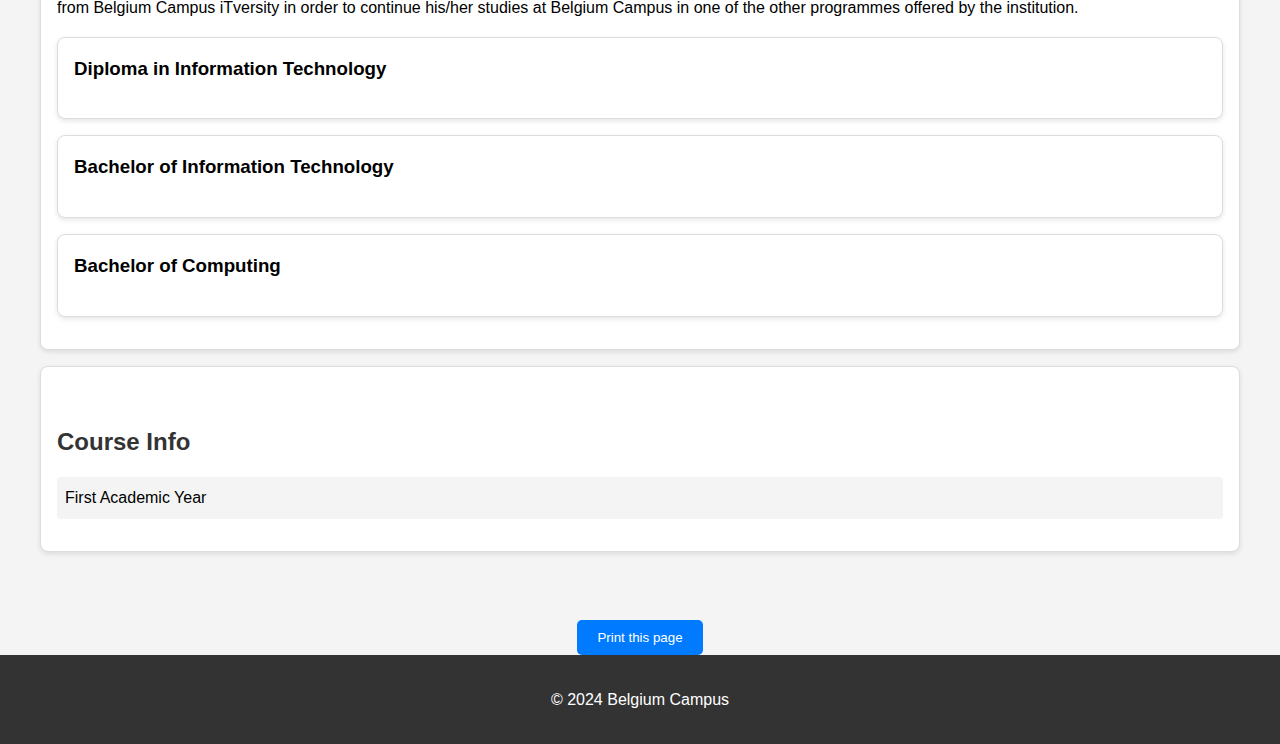
<file: BelgiumWebsite/html/Dbdcert.html>
<!DOCTYPE html>
<html lang="en">
<head>
    <meta charset="UTF-8">
    <meta name="viewport" content="width=device-width, initial-scale=1.0">
    <title>Certificate: Information Technology
      (Database Development)</title>
      <link rel="stylesheet" href="../styles/linkpages.css"></link>
   
</head>
<body>
  
  <nav class="navbar">
    <ul class="navbar-nav">
      <li class="logo">
        <a href="#" class="nav-link">
          <svg xmlns="http://www.w3.org/2000/svg" viewBox="0 0 448 512">
            <path
              d="M438.6 150.6c12.5-12.5 12.5-32.8 0-45.3l-96-96c-12.5-12.5-32.8-12.5-45.3 0s-12.5 32.8 0 45.3L338.7 96 32 96C14.3 96 0 110.3 0 128s14.3 32 32 32l306.7 0-41.4 41.4c-12.5 12.5-12.5 32.8 0 45.3s32.8 12.5 45.3 0l96-96zm-333.3 352c12.5 12.5 32.8 12.5 45.3 0s12.5-32.8 0-45.3L109.3 416 416 416c17.7 0 32-14.3 32-32s-14.3-32-32-32l-306.7 0 41.4-41.4c12.5-12.5 12.5-32.8 0-45.3s-32.8-12.5-45.3 0l-96 96c-12.5 12.5-12.5 32.8 0 45.3l96 96z" />
          </svg>
          <span class="link-text">Login</span>
        </a>
      </li>


      <!-- Home list Item-->

      <li class="nav-item">
        <a href="../index.html" class="nav-link">
          <svg class="icon" xmlns="http://www.w3.org/2000/svg" viewBox="0 0 576 512">
            <path
              d="M575.8 255.5c0 18-15 32.1-32 32.1l-32 0 .7 160.2c0 2.7-.2 5.4-.5 8.1l0 16.2c0 22.1-17.9 40-40 40l-16 0c-1.1 0-2.2 0-3.3-.1c-1.4 .1-2.8 .1-4.2 .1L416 512l-24 0c-22.1 0-40-17.9-40-40l0-24 0-64c0-17.7-14.3-32-32-32l-64 0c-17.7 0-32 14.3-32 32l0 64 0 24c0 22.1-17.9 40-40 40l-24 0-31.9 0c-1.5 0-3-.1-4.5-.2c-1.2 .1-2.4 .2-3.6 .2l-16 0c-22.1 0-40-17.9-40-40l0-112c0-.9 0-1.9 .1-2.8l0-69.7-32 0c-18 0-32-14-32-32.1c0-9 3-17 10-24L266.4 8c7-7 15-8 22-8s15 2 21 7L564.8 231.5c8 7 12 15 11 24z" />
            <span class="link-text">HOME</span>
          </svg>

        </a>
      </li>


	  <!-- Course Info Item-->
      <li class="nav-item">
        <a href="check.html" class="nav-link">
          <svg class="icon" xmlns="http://www.w3.org/2000/svg" viewBox="0 0 640 512">
            <path
              d="M320 32c-8.1 0-16.1 1.4-23.7 4.1L15.8 137.4C6.3 140.9 0 149.9 0 160s6.3 19.1 15.8 22.6l57.9 20.9C57.3 229.3 48 259.8 48 291.9l0 28.1c0 28.4-10.8 57.7-22.3 80.8c-6.5 13-13.9 25.8-22.5 37.6C0 442.7-.9 448.3 .9 453.4s6 8.9 11.2 10.2l64 16c4.2 1.1 8.7 .3 12.4-2s6.3-6.1 7.1-10.4c8.6-42.8 4.3-81.2-2.1-108.7C90.3 344.3 86 329.8 80 316.5l0-24.6c0-30.2 10.2-58.7 27.9-81.5c12.9-15.5 29.6-28 49.2-35.7l157-61.7c8.2-3.2 17.5 .8 20.7 9s-.8 17.5-9 20.7l-157 61.7c-12.4 4.9-23.3 12.4-32.2 21.6l159.6 57.6c7.6 2.7 15.6 4.1 23.7 4.1s16.1-1.4 23.7-4.1L624.2 182.6c9.5-3.4 15.8-12.5 15.8-22.6s-6.3-19.1-15.8-22.6L343.7 36.1C336.1 33.4 328.1 32 320 32zM128 408c0 35.3 86 72 192 72s192-36.7 192-72L496.7 262.6 354.5 314c-11.1 4-22.8 6-34.5 6s-23.5-2-34.5-6L143.3 262.6 128 408z" />
            <span class="link-text">MANAGE COURSES</span>
          </svg>
        </a>
      </li>

      <!-- Search list Item-->
      <li class="nav-item">
        <a href="#search" class="nav-link" id="navSearch">
          <svg class="icon" xmlns="http://www.w3.org/2000/svg" viewBox="0 0 460 512">
            <path
              d="M220.6 130.3l-67.2 28.2V43.2L98.7 233.5l54.7-24.2v130.3l67.2-209.3zm-83.2-96.7l-1.3 4.7-15.2 52.9C80.6 106.7 52 145.8 52 191.5c0 52.3 34.3 95.9 83.4 105.5v53.6C57.5 340.1 0 272.4 0 191.6c0-80.5 59.8-147.2 137.4-158zm311.4 447.2c-11.2 11.2-23.1 12.3-28.6 10.5-5.4-1.8-27.1-19.9-60.4-44.4-33.3-24.6-33.6-35.7-43-56.7-9.4-20.9-30.4-42.6-57.5-52.4l-9.7-14.7c-24.7 16.9-53 26.9-81.3 28.7l2.1-6.6 15.9-49.5c46.5-11.9 80.9-54 80.9-104.2 0-54.5-38.4-102.1-96-107.1V32.3C254.4 37.4 320 106.8 320 191.6c0 33.6-11.2 64.7-29 90.4l14.6 9.6c9.8 27.1 31.5 48 52.4 57.4s32.2 9.7 56.8 43c24.6 33.2 42.7 54.9 44.5 60.3s.7 17.3-10.5 28.5zm-9.9-17.9c0-4.4-3.6-8-8-8s-8 3.6-8 8 3.6 8 8 8 8-3.6 8-8z" />
            <span class="link-text">SEARCH</span>
          </svg>
        </a>
      </li>
    </ul>

  </nav>
  
    <header>
        <h1>Certificate: Information Technology
          (Database Development)</h1>
    </header>
    <div class="container">
        <section id="program-details" class="card">
            <h2>Program Details</h2>
            <p><strong>Duration:</strong></p>
            <ul>
                <li>1 years academic</li>
            </ul>
            <p><strong>NQF:</strong> Level 6</p>
            <p><strong>Credits:</strong> 120</p>
            <p><strong>SAQA ID:</strong> 71850</p>
            <p><strong>Location:</strong></p>
            <ul>
                <li>Pretoria Campus</li>
                <li>Kempton Park Campus</li>
            </ul>
        </section>
        <section>
          <h2>Lecturers</h2>
        <div class="lecturers-container">
          <div class="lecturer-card">
              <img src="../Icons/studentbackground.png" alt="Lecturer Photo" class="lecturer-photo">
              <div class="lecturer-info">
                  <h2>Tendai Mkwaira</h2>
                  <p>Email: TendaiMkwaira@gmail.com</p>
              </div>
          </div>
  
          <div class="lecturer-card">
              <img src="../Icons/studentbackground.png" alt="Lecturer Photo" class="lecturer-photo">
              <div class="lecturer-info">
                  <h2>Melary M. Magorimbo</h2>
                  <p>Email: MelaryM.Magorimbo@yahoo.com</p>
              </div>
          </div> <div class="lecturers-container">
            <div class="lecturer-card">
                <img src="../Icons/studentbackground.png" alt="Lecturer Photo" class="lecturer-photo">
                <div class="lecturer-info">
                    <h2>Galaletsang Itumeleng Modimola</h2>
                    <p>Email: GalaletsangItumelengModimola@gmail.com</p>
                </div>
            </div>
    
            <div class="lecturer-card">
                <img src="../Icons/studentbackground.png" alt="Lecturer Photo" class="lecturer-photo">
                <div class="lecturer-info">
                    <h2>Simba Zengeni</h2>
                    <p>Email: SimbaZengeni@gmail.com</p>
                </div>
            </div>
          </section>
        <section id="overview" class="card">
            <h2>Overview</h2>
            <p>The amount of data in the world is increasing at an exponential rate.
              The emergence of big data has completely transformed how companies do business and understand their customers, with companies using large volumes of data to identify trends and patterns and predict future consumer behaviour. With the above in mind, it is not surprising that the demand for skilled data experts with advanced database skills is ever-increasing. This qualification will give you these skills and allow you to enter the job market quickly. The knowledge and skills you gain will equip you to solve operational business problems in the data science space, allowing you to thrive in today’s business environment.</p>
        </section>
        <section id="specialisations" class="card">
            <h2>Specialisations</h2>
            <p>Upon completion of the Higher Certificate: Information Technology (NQF level 6) in Database Development, the student can apply for Recognition of Prior Learning from Belgium Campus iTversity in order to continue his/her studies at Belgium Campus in one of the other programmes offered by the institution.</p>
            <div class="card">
                <h3>Diploma in Information Technology</h3>
           </div>
            <div class="card">
                <h3>Bachelor of Information Technology</h3>
           </div>
           <div class="card">
            <h3>Bachelor of Computing</h3>
       </div>
        </section>
        <section id="course-info" class="card">
          <h2>Course Info</h2>
          <ul>
              <li onclick="toggleTable('table-first')">First Academic Year</li>
              <table id="table-first" style="display: none;">
                  <thead>
                      <tr>
                          <th>Subject</th>
                          <th>Code</th>
                          <th>NQF</th>
                          <th>Credits</th>
                          <th>Prerequisites</th>
                      </tr>
                  </thead>
                  <tbody>
                    <tr>
                      <td>Information Systems 251</td>
                      <td>INF251</td>
                      <td>6</td>
                      <td>12</td>
                      <td>INF122</td>
                    </tr>
                    <tr>
                      <td>Innovation and Leadership 201</td>
                      <td>INL201</td>
                      <td>6</td>
                      <td>5</td>
                      <td>INL102</td>
                    </tr>
                    <tr>
                      <td>Operating Systems 251</td>
                      <td>OPS251</td>
                      <td>6</td>
                      <td>7</td>
                      <td>INF121</td>
                    </tr>
                    <tr>
                      <td>Project 251</td>
                      <td>PRJ251</td>
                      <td>6</td>
                      <td>10</td>
                      <td>PMM251</td>
                    </tr>
                    <tr>
                      <td>Project Management 251</td>
                      <td>PMM251</td>
                      <td>6</td>
                      <td>7</td>
                      <td></td>
                    </tr>
                    <tr>
                      <td>Security 251</td>
                      <td>SEC251</td>
                      <td>6</td>
                      <td>8</td>
                      <td></td>
                    </tr>
                    <tr>
                      <td>Mathematics 151</td>
                      <td>MAT151</td>
                      <td>5</td>
                      <td>12</td>
                      <td></td>
                    </tr>
                    <tr>
                      <td colspan="5">Fundamentals</td>
                    </tr>
                    <tr>
                      <td>Database Development 251</td>
                      <td>DBD251</td>
                      <td>6</td>
                      <td>11</td>
                      <td>DBD251</td>
                    </tr>
                    <tr>
                      <td>Database Models 251</td>
                      <td>DBM251</td>
                      <td>5</td>
                      <td>7</td>
                      <td>DBM251</td>
                    </tr>
                    <tr>
                      <td>Programming 251</td>
                      <td>PRG251</td>
                      <td>6</td>
                      <td>12</td>
                      <td>PRG122</td>
                    </tr>
                    <tr>
                      <td>Programming 252</td>
                      <td>PRG252</td>
                      <td>6</td>
                      <td>12</td>
                      <td>DBD251, PRG251</td>
                    </tr>
                    <tr>
                      <td>Web Programming 251</td>
                      <td>WPR251</td>
                      <td>6</td>
                      <td>10</td>
                      <td>DBM251, PRG121, WPR121</td>
                    </tr>
                    <tr>
                      <td>Web Programming 252</td>
                      <td>WPR252</td>
                      <td>6</td>
                      <td>11</td>
                      <td>WPR251</td>
                    </tr>
                    <tr>
                      <td colspan="5">Electives (Choose one of)</td>
                    </tr>
                    <tr>
                      <td>Enterprise Systems 251</td>
                      <td>ERP251</td>
                      <td>6</td>
                      <td>8</td>
                      <td></td>
                    </tr>
                    <tr>
                      <td>Internet of Things 251</td>
                      <td>IOT251</td>
                      <td>6</td>
                      <td>8</td>
                      <td>WPR251, PRG121</td>
                    </tr>
                  </tbody>
              </table>
          </ul>
      </section>
  </div>
  	<center>
	<button onclick="printPage()">Print this page</button>
	</center>



    <footer>
        <p>&copy; 2024 Belgium Campus</p>
    </footer>
    <script>
        function toggleTable(tableId) {
            var table = document.getElementById(tableId);
            if (table.style.display === "none") {
                table.style.display = "table";
            } else {
                table.style.display = "none";
            }
        }
		
		 function printPage() {
            window.print();
        }
    </script>
</body>
</html>
</file>
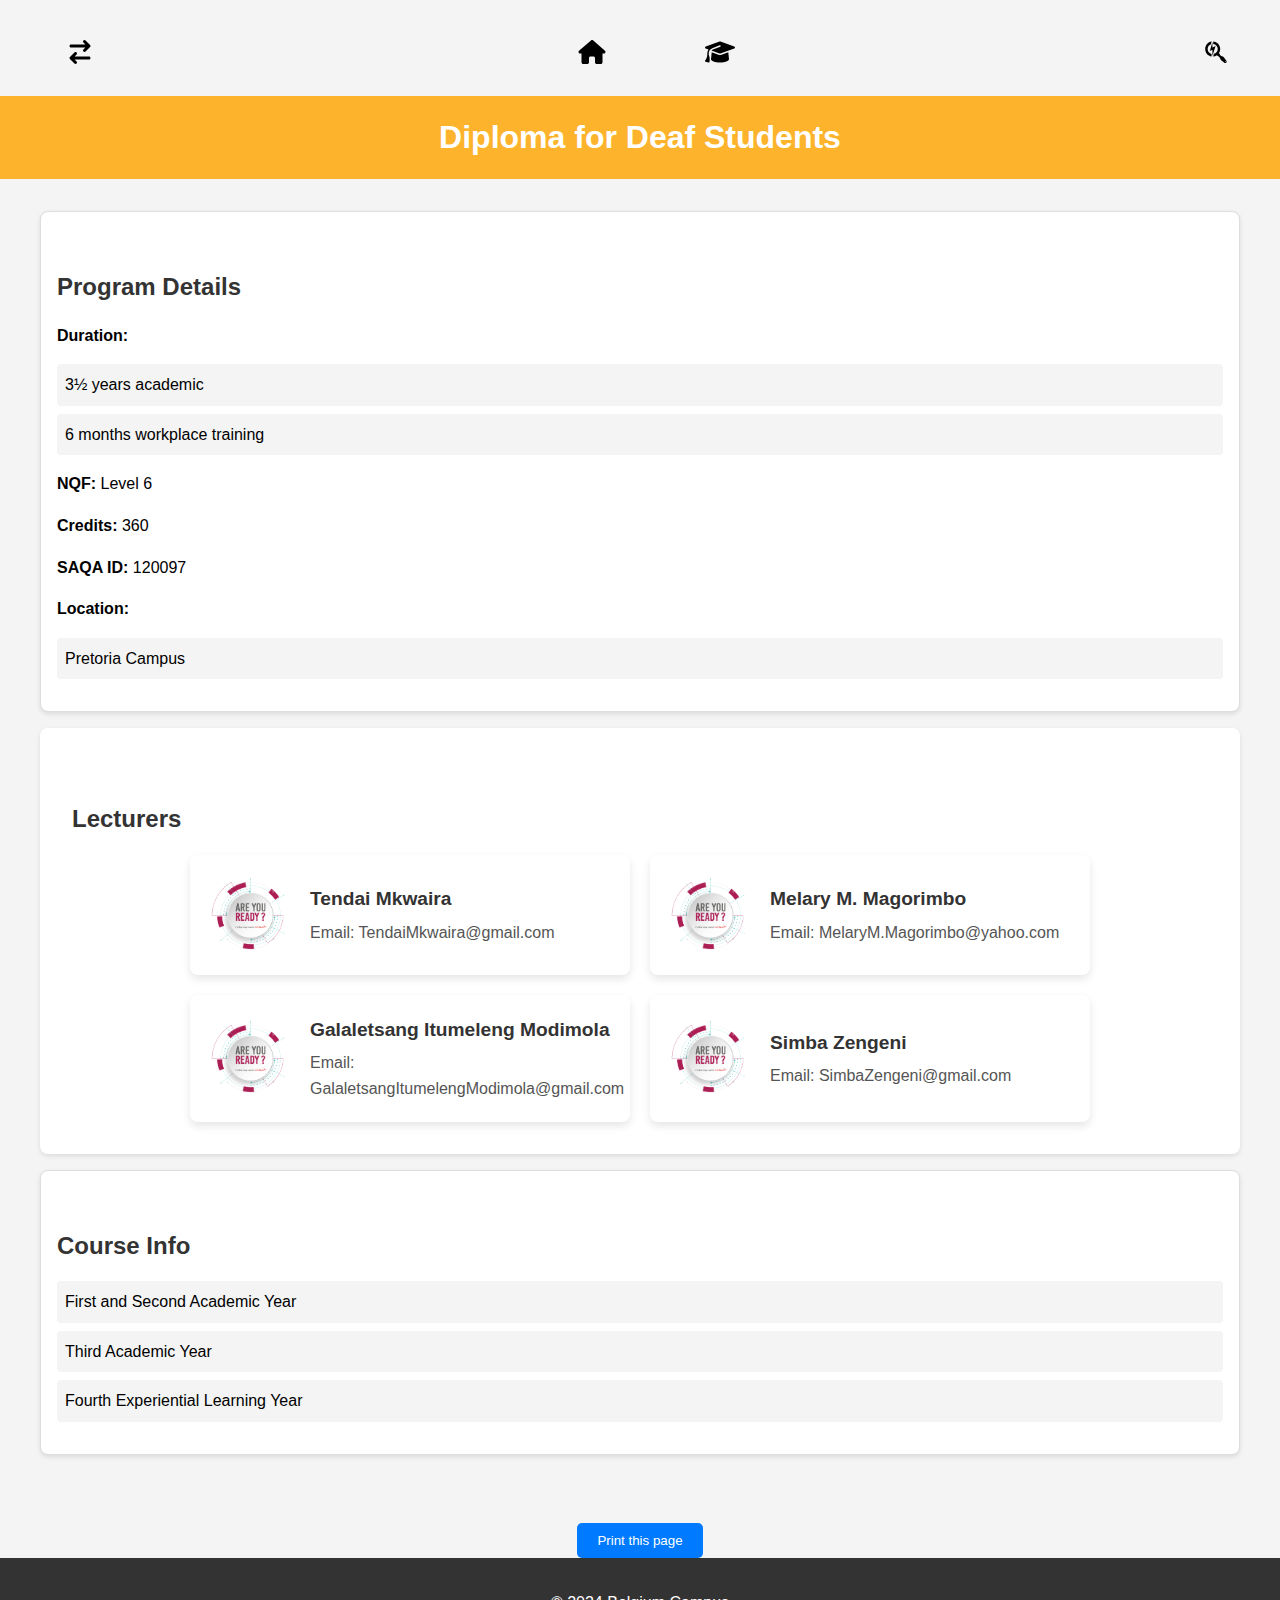
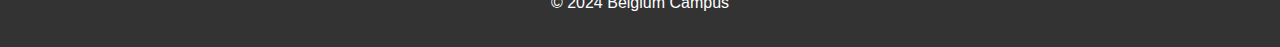
<file: BelgiumWebsite/html/DiplomaforDeafStudents.html>
<!DOCTYPE html>
<html lang="en">
<head>
    <meta charset="UTF-8">
    <meta name="viewport" content="width=device-width, initial-scale=1.0">
    <title>
      Diploma for Deaf Students</title>
      <link rel="stylesheet" href="../styles/linkpages.css"></link>
    
</head>
<body>
  
  <nav class="navbar">
    <ul class="navbar-nav">
      <li class="logo">
        <a href="#" class="nav-link">
          <svg xmlns="http://www.w3.org/2000/svg" viewBox="0 0 448 512">
            <path
              d="M438.6 150.6c12.5-12.5 12.5-32.8 0-45.3l-96-96c-12.5-12.5-32.8-12.5-45.3 0s-12.5 32.8 0 45.3L338.7 96 32 96C14.3 96 0 110.3 0 128s14.3 32 32 32l306.7 0-41.4 41.4c-12.5 12.5-12.5 32.8 0 45.3s32.8 12.5 45.3 0l96-96zm-333.3 352c12.5 12.5 32.8 12.5 45.3 0s12.5-32.8 0-45.3L109.3 416 416 416c17.7 0 32-14.3 32-32s-14.3-32-32-32l-306.7 0 41.4-41.4c12.5-12.5 12.5-32.8 0-45.3s-32.8-12.5-45.3 0l-96 96c-12.5 12.5-12.5 32.8 0 45.3l96 96z" />
          </svg>
          <span class="link-text">Login</span>
        </a>
      </li>


      <!-- Home list Item-->

      <li class="nav-item">
        <a href="../index.html" class="nav-link">
          <svg class="icon" xmlns="http://www.w3.org/2000/svg" viewBox="0 0 576 512">
            <path
              d="M575.8 255.5c0 18-15 32.1-32 32.1l-32 0 .7 160.2c0 2.7-.2 5.4-.5 8.1l0 16.2c0 22.1-17.9 40-40 40l-16 0c-1.1 0-2.2 0-3.3-.1c-1.4 .1-2.8 .1-4.2 .1L416 512l-24 0c-22.1 0-40-17.9-40-40l0-24 0-64c0-17.7-14.3-32-32-32l-64 0c-17.7 0-32 14.3-32 32l0 64 0 24c0 22.1-17.9 40-40 40l-24 0-31.9 0c-1.5 0-3-.1-4.5-.2c-1.2 .1-2.4 .2-3.6 .2l-16 0c-22.1 0-40-17.9-40-40l0-112c0-.9 0-1.9 .1-2.8l0-69.7-32 0c-18 0-32-14-32-32.1c0-9 3-17 10-24L266.4 8c7-7 15-8 22-8s15 2 21 7L564.8 231.5c8 7 12 15 11 24z" />
            <span class="link-text">HOME</span>
          </svg>

        </a>
      </li>


	  <!-- Course Info Item-->
      <li class="nav-item">
        <a href="check.html" class="nav-link">
          <svg class="icon" xmlns="http://www.w3.org/2000/svg" viewBox="0 0 640 512">
            <path
              d="M320 32c-8.1 0-16.1 1.4-23.7 4.1L15.8 137.4C6.3 140.9 0 149.9 0 160s6.3 19.1 15.8 22.6l57.9 20.9C57.3 229.3 48 259.8 48 291.9l0 28.1c0 28.4-10.8 57.7-22.3 80.8c-6.5 13-13.9 25.8-22.5 37.6C0 442.7-.9 448.3 .9 453.4s6 8.9 11.2 10.2l64 16c4.2 1.1 8.7 .3 12.4-2s6.3-6.1 7.1-10.4c8.6-42.8 4.3-81.2-2.1-108.7C90.3 344.3 86 329.8 80 316.5l0-24.6c0-30.2 10.2-58.7 27.9-81.5c12.9-15.5 29.6-28 49.2-35.7l157-61.7c8.2-3.2 17.5 .8 20.7 9s-.8 17.5-9 20.7l-157 61.7c-12.4 4.9-23.3 12.4-32.2 21.6l159.6 57.6c7.6 2.7 15.6 4.1 23.7 4.1s16.1-1.4 23.7-4.1L624.2 182.6c9.5-3.4 15.8-12.5 15.8-22.6s-6.3-19.1-15.8-22.6L343.7 36.1C336.1 33.4 328.1 32 320 32zM128 408c0 35.3 86 72 192 72s192-36.7 192-72L496.7 262.6 354.5 314c-11.1 4-22.8 6-34.5 6s-23.5-2-34.5-6L143.3 262.6 128 408z" />
            <span class="link-text">MANAGE COURSES</span>
          </svg>
        </a>
      </li>

      <!-- Search list Item-->
      <li class="nav-item">
        <a href="#search" class="nav-link" id="navSearch">
          <svg class="icon" xmlns="http://www.w3.org/2000/svg" viewBox="0 0 460 512">
            <path
              d="M220.6 130.3l-67.2 28.2V43.2L98.7 233.5l54.7-24.2v130.3l67.2-209.3zm-83.2-96.7l-1.3 4.7-15.2 52.9C80.6 106.7 52 145.8 52 191.5c0 52.3 34.3 95.9 83.4 105.5v53.6C57.5 340.1 0 272.4 0 191.6c0-80.5 59.8-147.2 137.4-158zm311.4 447.2c-11.2 11.2-23.1 12.3-28.6 10.5-5.4-1.8-27.1-19.9-60.4-44.4-33.3-24.6-33.6-35.7-43-56.7-9.4-20.9-30.4-42.6-57.5-52.4l-9.7-14.7c-24.7 16.9-53 26.9-81.3 28.7l2.1-6.6 15.9-49.5c46.5-11.9 80.9-54 80.9-104.2 0-54.5-38.4-102.1-96-107.1V32.3C254.4 37.4 320 106.8 320 191.6c0 33.6-11.2 64.7-29 90.4l14.6 9.6c9.8 27.1 31.5 48 52.4 57.4s32.2 9.7 56.8 43c24.6 33.2 42.7 54.9 44.5 60.3s.7 17.3-10.5 28.5zm-9.9-17.9c0-4.4-3.6-8-8-8s-8 3.6-8 8 3.6 8 8 8 8-3.6 8-8z" />
            <span class="link-text">SEARCH</span>
          </svg>
        </a>
      </li>
    </ul>

  </nav>
  
    <header>
        <h1>
          Diploma for Deaf Students</h1>
    </header>
    <div class="container">
        <section id="program-details" class="card">
            <h2>Program Details</h2>
            <p><strong>Duration:</strong></p>
            <ul>
                <li>3½ years academic</li>
                <li> 6 months workplace training</li>
            </ul>
            <p><strong>NQF:</strong> Level 6</p>
            <p><strong>Credits:</strong> 360</p>
            <p><strong>SAQA ID:</strong> 120097</p>
            <p><strong>Location:</strong></p>
            <ul>
                <li>Pretoria Campus</li>
            </ul>
        </section>
        <section>
          <h2>Lecturers</h2>
        <div class="lecturers-container">
          <div class="lecturer-card">
              <img src="../Icons/studentbackground.png" alt="Lecturer Photo" class="lecturer-photo">
              <div class="lecturer-info">
                  <h2>Tendai Mkwaira</h2>
                  <p>Email: TendaiMkwaira@gmail.com</p>
              </div>
          </div>
  
          <div class="lecturer-card">
              <img src="../Icons/studentbackground.png" alt="Lecturer Photo" class="lecturer-photo">
              <div class="lecturer-info">
                  <h2>Melary M. Magorimbo</h2>
                  <p>Email: MelaryM.Magorimbo@yahoo.com</p>
              </div>
          </div> <div class="lecturers-container">
            <div class="lecturer-card">
                <img src="../Icons/studentbackground.png" alt="Lecturer Photo" class="lecturer-photo">
                <div class="lecturer-info">
                    <h2>Galaletsang Itumeleng Modimola</h2>
                    <p>Email: GalaletsangItumelengModimola@gmail.com</p>
                </div>
            </div>
    
            <div class="lecturer-card">
                <img src="../Icons/studentbackground.png" alt="Lecturer Photo" class="lecturer-photo">
                <div class="lecturer-info">
                    <h2>Simba Zengeni</h2>
                    <p>Email: SimbaZengeni@gmail.com</p>
                </div>
            </div>
          </section>
     
        <section id="course-info" class="card">
            <h2>Course Info</h2>
            <ul>
                <li onclick="toggleTable('table-first')">First and Second Academic Year</li>
                <table id="table-first" style="display: none;">
                    <thead>
                        <tr>
                            <th>Subject</th>
                            <th>Code</th>
                            <th>NQF</th>
                            <th>Credits</th>
                            <th>Prerequisites</th>
                        </tr>
                    </thead>
                    <tbody>
                      <tr>
                        <td>Mathematics 151</td>
                        <td>MAT151</td>
                        <td>5</td>
                        <td>12</td>
                        <td></td>
                      </tr>
                      <tr>
                        <td>Computer Architecture 151</td>
                        <td>COA151</td>
                        <td>5</td>
                        <td>7</td>
                        <td></td>
                      </tr>
                      <tr>
                        <td>Database Development 151</td>
                        <td>DBD151</td>
                        <td>5</td>
                        <td>18</td>
                        <td></td>
                      </tr>
                      <tr>
                        <td>End user Computing 151</td>
                        <td>EUC151</td>
                        <td>5</td>
                        <td>7</td>
                        <td></td>
                      </tr>
                      <tr>
                        <td>English Communication 151</td>
                        <td>ENG151</td>
                        <td>5</td>
                        <td>7</td>
                        <td></td>
                      </tr>
                      <tr>
                        <td>Information Systems 151</td>
                        <td>INF151</td>
                        <td>5</td>
                        <td>12</td>
                        <td></td>
                      </tr>
                      <tr>
                        <td>Innovation and Leadership 101</td>
                        <td>INL101</td>
                        <td>5</td>
                        <td>5</td>
                        <td></td>
                      </tr>
                      <tr>
                        <td>Innovation and Leadership 102</td>
                        <td>INL102</td>
                        <td>5</td>
                        <td>5</td>
                        <td></td>
                      </tr>
                      <tr>
                        <td>Network Development 151</td>
                        <td>NWD151</td>
                        <td>5</td>
                        <td>7</td>
                        <td></td>
                      </tr>
                      <tr>
                        <td>Programming 151</td>
                        <td>PRG151</td>
                        <td>5</td>
                        <td>7</td>
                        <td></td>
                      </tr>
                      <tr>
                        <td>Programming 152</td>
                        <td>PRG152</td>
                        <td>5</td>
                        <td>13</td>
                        <td>PRG151</td>
                      </tr>
                      <tr>
                        <td>Web Programming 151</td>
                        <td>WPR151</td>
                        <td>5</td>
                        <td>13</td>
                        <td></td>
                      </tr>
                      <td colspan="5">Electives (Choose one of)</td>
                      <tr>
                        <td>Business Management 151</td>
                        <td>BUM151</td>
                        <td>5</td>
                        <td>7</td>
                        <td></td>
                      </tr>
                      <tr>
                        <td>Entrepreneurship 151</td>
                        <td>ENT151</td>
                        <td>5</td>
                        <td>7</td>
                        <td></td>
                      </tr>
                    </tbody>
                </table>
                
                <li onclick="toggleTable('table-third')">Third Academic Year</li>
                <table id="table-third" style="display: none;">
                    <thead>
                        <tr>
                            <th>Subject</th>
                            <th>Code</th>
                            <th>NQF</th>
                            <th>Credits</th>
                            <th>Prerequisites</th>
                        </tr>
                    </thead>
                    <tbody>
                      <tr>
                        <td>Information Systems 251</td>
                        <td>INF251</td>
                        <td>6</td>
                        <td>12</td>
                        <td>INF151</td>
                      </tr>
                      <tr>
                        <td>Innovation and Leadership 201</td>
                        <td>INL201</td>
                        <td>6</td>
                        <td>5</td>
                        <td>INL102</td>
                      </tr>
                      <tr>
                        <td>Operating Systems 251</td>
                        <td>OPS251</td>
                        <td>6</td>
                        <td>7</td>
                        <td>COA151</td>
                      </tr>
                      <tr>
                        <td>Project 251</td>
                        <td>PRJ251</td>
                        <td>6</td>
                        <td>10</td>
                        <td>PMM251</td>
                      </tr>
                      <tr>
                        <td>Project Management 251</td>
                        <td>PMM251</td>
                        <td>6</td>
                        <td>7</td>
                        <td></td>
                      </tr>
                      <tr>
                        <td>Security 251</td>
                        <td>SEC251</td>
                        <td>6</td>
                        <td>8</td>
                        <td></td>
                      </tr>
                      <tr>
                        <td colspan="5">Fundamentals: Infrastructure Stream</td>
                      </tr>
                      <tr>
                        <td>Database Administration 251</td>
                        <td>DBA251</td>
                        <td>6</td>
                        <td>7</td>
                        <td>DBD151</td>
                      </tr>
                      <tr>
                        <td>Network Development 251</td>
                        <td>NWD251</td>
                        <td>6</td>
                        <td>18</td>
                        <td>NWD151</td>
                      </tr>
                      <tr>
                        <td>Network Development 252</td>
                        <td>NWD252</td>
                        <td>6</td>
                        <td>12</td>
                        <td>NWD151</td>
                      </tr>
                      <tr>
                        <td>Operating Systems 252</td>
                        <td>OPS252</td>
                        <td>6</td>
                        <td>12</td>
                        <td></td>
                      </tr>
                      <tr>
                        <td>Server Automation 251</td>
                        <td>SVA251</td>
                        <td>5</td>
                        <td>7</td>
                        <td>NWD251</td>
                      </tr>
                      <tr>
                        <td>Wireless Networking 251</td>
                        <td>WLN251</td>
                        <td>6</td>
                        <td>7</td>
                        <td>NWD151</td>
                      </tr>
                      <tr>
                        <td colspan="5">Fundamentals: Software Development Stream</td>
                      </tr>
                      <tr>
                        <td>Database Development 251</td>
                        <td>DBD251</td>
                        <td>6</td>
                        <td>11</td>
                        <td>DBD151</td>
                      </tr>
                      <tr>
                        <td>Database Models 251</td>
                        <td>DBM251</td>
                        <td>6</td>
                        <td>7</td>
                        <td>DBD151</td>
                      </tr>
                      <tr>
                        <td>Programming 251</td>
                        <td>PRG251</td>
                        <td>6</td>
                        <td>12</td>
                        <td>PRG152</td>
                      </tr>
                      <tr>
                        <td>Programming 252</td>
                        <td>PRG252</td>
                        <td>6</td>
                        <td>12</td>
                        <td>DBD251, PRG251</td>
                      </tr>
                      <tr>
                        <td>Web Programming 251</td>
                        <td>WPR251</td>
                        <td>6</td>
                        <td>10</td>
                        <td>DBM251, PRG151, WPR151</td>
                      </tr>
                      <tr>
                        <td>Web Programming 252</td>
                        <td>WPR252</td>
                        <td>6</td>
                        <td>11</td>
                        <td>WPR251</td>
                      </tr>
                      <tr>
                        <td colspan="5">Electives (Choose one of)</td>
                      </tr>
                      <tr>
                        <td>Enterprise Systems 251</td>
                        <td>ERP251</td>
                        <td>6</td>
                        <td>8</td>
                        <td></td>
                      </tr>
                      <tr>
                        <td>Internet of Things 251</td>
                        <td>IOT251</td>
                        <td>6</td>
                        <td>8</td>
                        <td>WPR251, PRG151</td>
                      </tr> 
                    </tbody>
                </table>
                <li onclick="toggleTable('table-fourth')">Fourth Experiential Learning Year</li>
                <table id="table-fourth" style="display: none;">
                    <thead>
                        <tr>
                            <th>Subject</th>
                            <th>Code</th>
                            <th>NQF</th>
                            <th>Credits</th>
                            <th>Prerequisites</th>
                        </tr>
                    </thead>
                    <tbody>
                        <tr>
                            <td>Applied Information Technology 350</td>
                            <td>AIT350</td>
                            <td>6</td>
                            <td>120</td>
                            <td></td>
                          </tr>
                         
                    </tbody>
                </table>
            </ul>
        </section>
    </div>
		<center>
	<button onclick="printPage()">Print this page</button>
	</center>



    <footer>
        <p>&copy; 2024 Belgium Campus</p>
    </footer>
    <script>
        function toggleTable(tableId) {
            var table = document.getElementById(tableId);
            if (table.style.display === "none") {
                table.style.display = "table";
            } else {
                table.style.display = "none";
            }
        }
		
		 function printPage() {
            window.print();
        }
    </script>
</body>
</html>
</file>
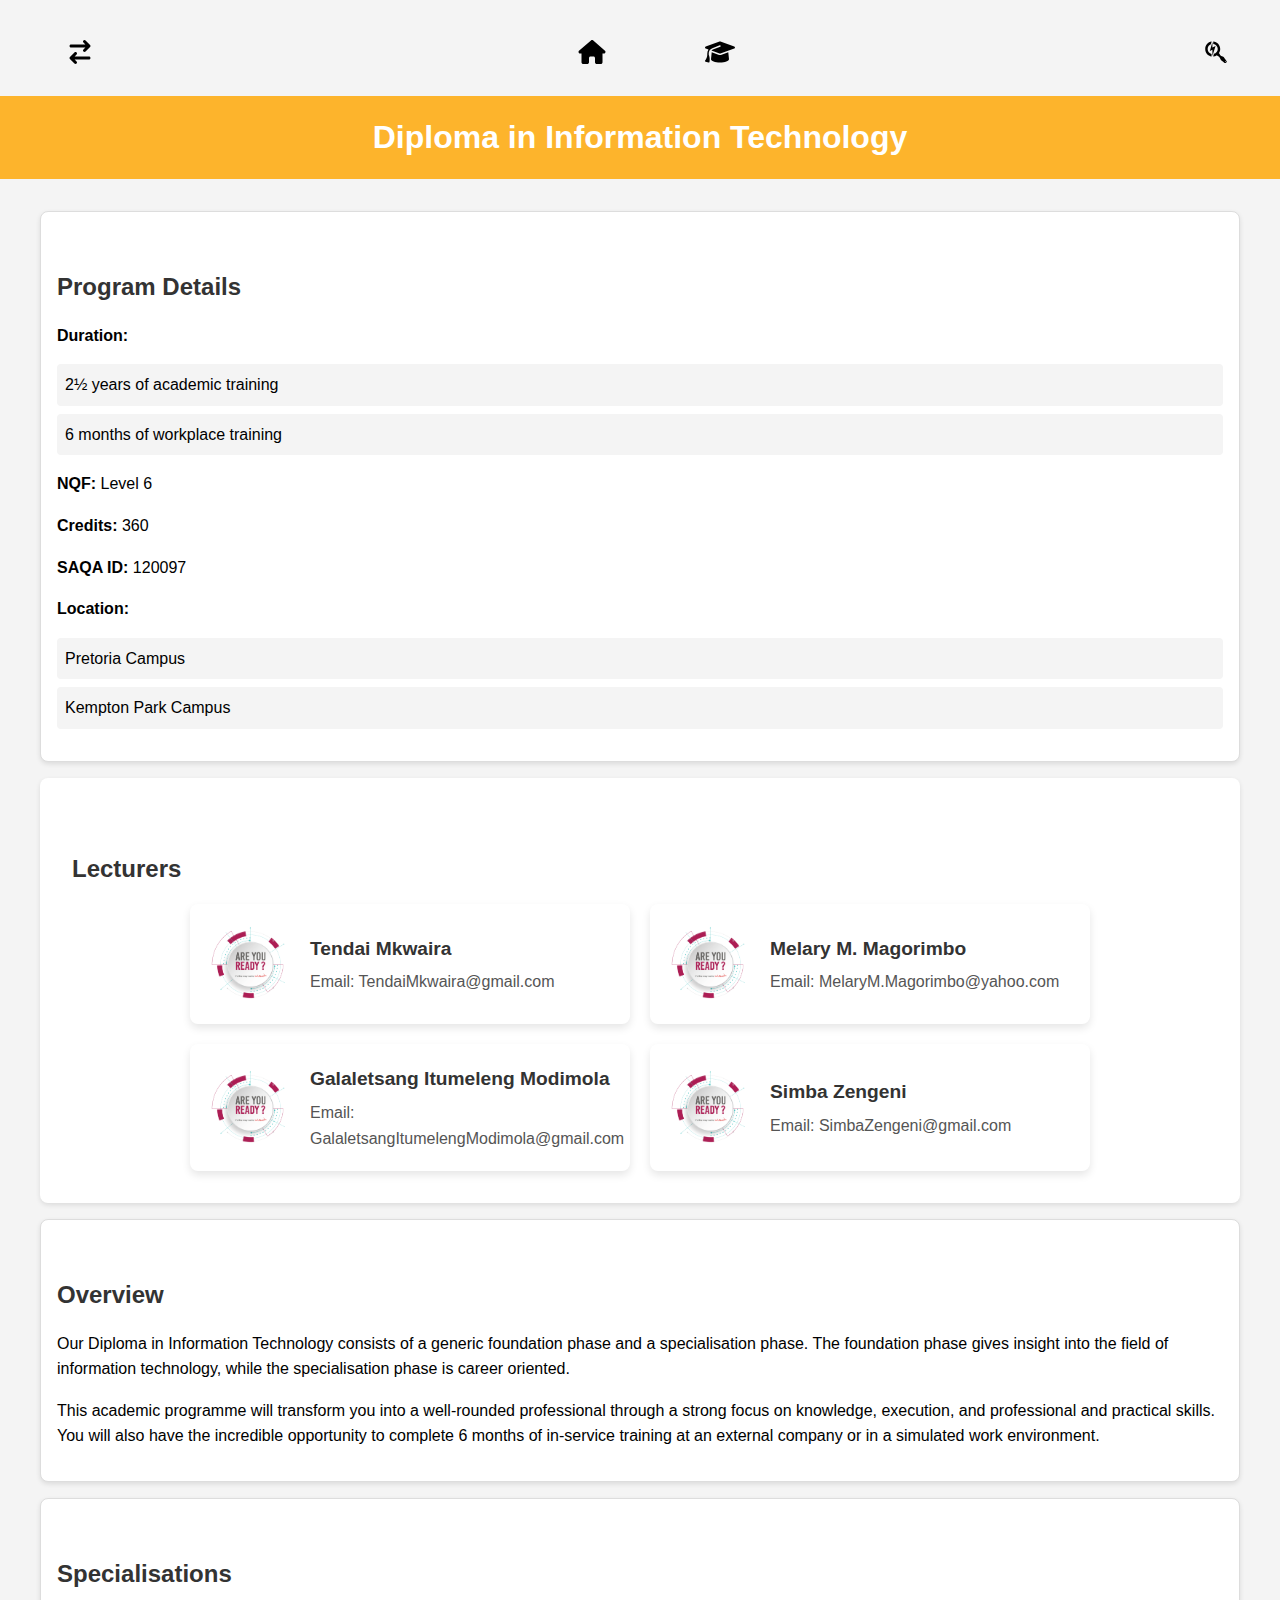
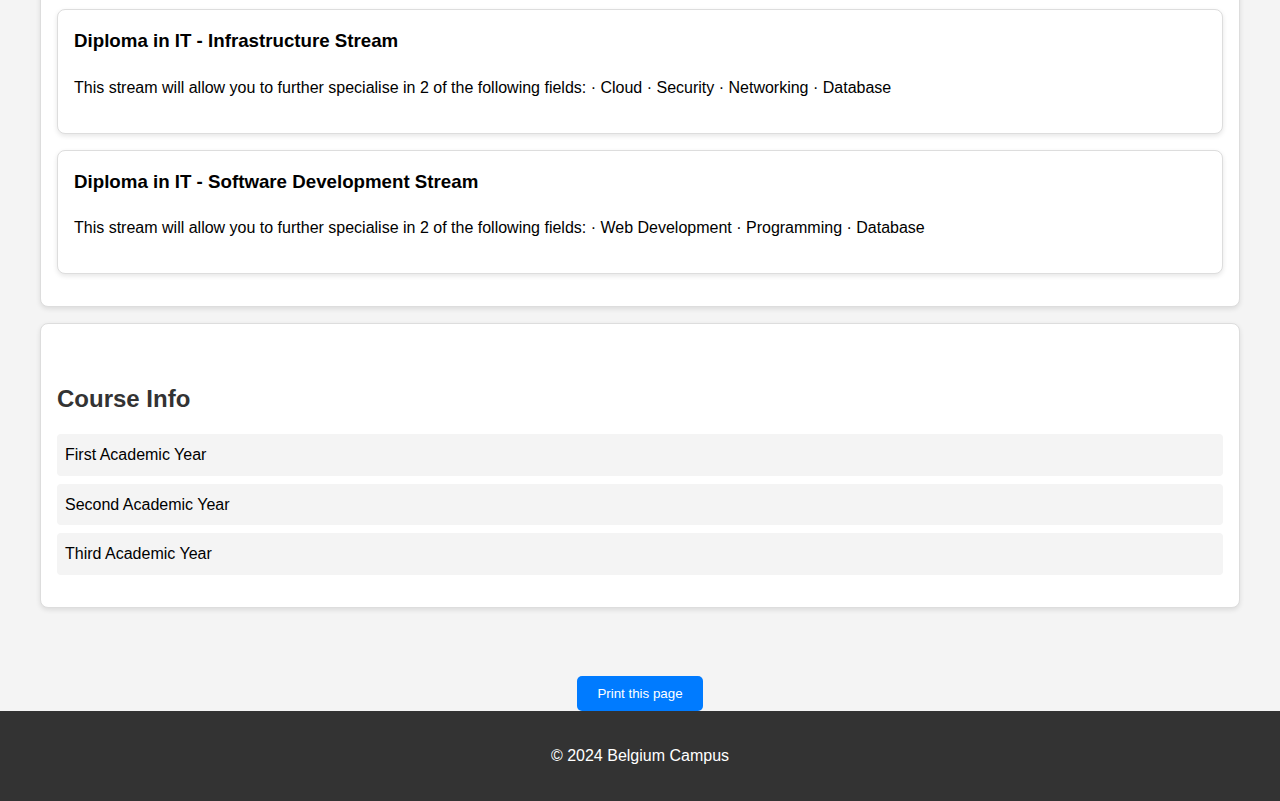
<file: BelgiumWebsite/html/DiplomainInformationTechnology.html>
<!DOCTYPE html>
<html lang="en">
<head>
    <meta charset="UTF-8">
    <meta name="viewport" content="width=device-width, initial-scale=1.0">
    <title>Diploma in Information Technology</title>
    <link rel="stylesheet" href="../styles/linkpages.css"></link>
    
</head>
<body>
    
    <nav class="navbar">
        <ul class="navbar-nav">
          <li class="logo">
            <a href="#" class="nav-link">
              <svg xmlns="http://www.w3.org/2000/svg" viewBox="0 0 448 512">
                <path
                  d="M438.6 150.6c12.5-12.5 12.5-32.8 0-45.3l-96-96c-12.5-12.5-32.8-12.5-45.3 0s-12.5 32.8 0 45.3L338.7 96 32 96C14.3 96 0 110.3 0 128s14.3 32 32 32l306.7 0-41.4 41.4c-12.5 12.5-12.5 32.8 0 45.3s32.8 12.5 45.3 0l96-96zm-333.3 352c12.5 12.5 32.8 12.5 45.3 0s12.5-32.8 0-45.3L109.3 416 416 416c17.7 0 32-14.3 32-32s-14.3-32-32-32l-306.7 0 41.4-41.4c12.5-12.5 12.5-32.8 0-45.3s-32.8-12.5-45.3 0l-96 96c-12.5 12.5-12.5 32.8 0 45.3l96 96z" />
              </svg>
              <span class="link-text">Login</span>
            </a>
          </li>
    
    
          <!-- Home list Item-->
    
          <li class="nav-item">
            <a href="../index.html" class="nav-link">
              <svg class="icon" xmlns="http://www.w3.org/2000/svg" viewBox="0 0 576 512">
                <path
                  d="M575.8 255.5c0 18-15 32.1-32 32.1l-32 0 .7 160.2c0 2.7-.2 5.4-.5 8.1l0 16.2c0 22.1-17.9 40-40 40l-16 0c-1.1 0-2.2 0-3.3-.1c-1.4 .1-2.8 .1-4.2 .1L416 512l-24 0c-22.1 0-40-17.9-40-40l0-24 0-64c0-17.7-14.3-32-32-32l-64 0c-17.7 0-32 14.3-32 32l0 64 0 24c0 22.1-17.9 40-40 40l-24 0-31.9 0c-1.5 0-3-.1-4.5-.2c-1.2 .1-2.4 .2-3.6 .2l-16 0c-22.1 0-40-17.9-40-40l0-112c0-.9 0-1.9 .1-2.8l0-69.7-32 0c-18 0-32-14-32-32.1c0-9 3-17 10-24L266.4 8c7-7 15-8 22-8s15 2 21 7L564.8 231.5c8 7 12 15 11 24z" />
                <span class="link-text">HOME</span>
              </svg>
    
            </a>
          </li>
    
    
          <!-- Course Info Item-->
          <li class="nav-item">
            <a href="check.html" class="nav-link">
              <svg class="icon" xmlns="http://www.w3.org/2000/svg" viewBox="0 0 640 512">
                <path
                  d="M320 32c-8.1 0-16.1 1.4-23.7 4.1L15.8 137.4C6.3 140.9 0 149.9 0 160s6.3 19.1 15.8 22.6l57.9 20.9C57.3 229.3 48 259.8 48 291.9l0 28.1c0 28.4-10.8 57.7-22.3 80.8c-6.5 13-13.9 25.8-22.5 37.6C0 442.7-.9 448.3 .9 453.4s6 8.9 11.2 10.2l64 16c4.2 1.1 8.7 .3 12.4-2s6.3-6.1 7.1-10.4c8.6-42.8 4.3-81.2-2.1-108.7C90.3 344.3 86 329.8 80 316.5l0-24.6c0-30.2 10.2-58.7 27.9-81.5c12.9-15.5 29.6-28 49.2-35.7l157-61.7c8.2-3.2 17.5 .8 20.7 9s-.8 17.5-9 20.7l-157 61.7c-12.4 4.9-23.3 12.4-32.2 21.6l159.6 57.6c7.6 2.7 15.6 4.1 23.7 4.1s16.1-1.4 23.7-4.1L624.2 182.6c9.5-3.4 15.8-12.5 15.8-22.6s-6.3-19.1-15.8-22.6L343.7 36.1C336.1 33.4 328.1 32 320 32zM128 408c0 35.3 86 72 192 72s192-36.7 192-72L496.7 262.6 354.5 314c-11.1 4-22.8 6-34.5 6s-23.5-2-34.5-6L143.3 262.6 128 408z" />
                <span class="link-text">MANAGE COURSES</span>
              </svg>
            </a>
          </li>
    
          <!-- Search list Item-->
          <li class="nav-item">
            <a href="#search" class="nav-link" id="navSearch">
              <svg class="icon" xmlns="http://www.w3.org/2000/svg" viewBox="0 0 460 512">
                <path
                  d="M220.6 130.3l-67.2 28.2V43.2L98.7 233.5l54.7-24.2v130.3l67.2-209.3zm-83.2-96.7l-1.3 4.7-15.2 52.9C80.6 106.7 52 145.8 52 191.5c0 52.3 34.3 95.9 83.4 105.5v53.6C57.5 340.1 0 272.4 0 191.6c0-80.5 59.8-147.2 137.4-158zm311.4 447.2c-11.2 11.2-23.1 12.3-28.6 10.5-5.4-1.8-27.1-19.9-60.4-44.4-33.3-24.6-33.6-35.7-43-56.7-9.4-20.9-30.4-42.6-57.5-52.4l-9.7-14.7c-24.7 16.9-53 26.9-81.3 28.7l2.1-6.6 15.9-49.5c46.5-11.9 80.9-54 80.9-104.2 0-54.5-38.4-102.1-96-107.1V32.3C254.4 37.4 320 106.8 320 191.6c0 33.6-11.2 64.7-29 90.4l14.6 9.6c9.8 27.1 31.5 48 52.4 57.4s32.2 9.7 56.8 43c24.6 33.2 42.7 54.9 44.5 60.3s.7 17.3-10.5 28.5zm-9.9-17.9c0-4.4-3.6-8-8-8s-8 3.6-8 8 3.6 8 8 8 8-3.6 8-8z" />
                <span class="link-text">SEARCH</span>
              </svg>
            </a>
          </li>
        </ul>
    
      </nav>
    <header>
        <h1>Diploma in Information Technology</h1>
    </header>
    <div class="container">
        <section id="program-details" class="card">
            <h2>Program Details</h2>
            <p><strong>Duration:</strong></p>
            <ul>
                <li>2½ years of academic training</li>
<li>6 months of workplace training</li>
               
            </ul>
            <p><strong>NQF:</strong> Level 6</p>
            <p><strong>Credits:</strong> 360</p>
            <p><strong>SAQA ID:</strong> 120097</p>
            <p><strong>Location:</strong></p>
            <ul>
                <li>Pretoria Campus</li>
                <li>Kempton Park Campus</li>
            </ul>
        </section>
        <section>
            <h2>Lecturers</h2>
          <div class="lecturers-container">
            <div class="lecturer-card">
                <img src="../Icons/studentbackground.png" alt="Lecturer Photo" class="lecturer-photo">
                <div class="lecturer-info">
                    <h2>Tendai Mkwaira</h2>
                    <p>Email: TendaiMkwaira@gmail.com</p>
                </div>
            </div>
    
            <div class="lecturer-card">
                <img src="../Icons/studentbackground.png" alt="Lecturer Photo" class="lecturer-photo">
                <div class="lecturer-info">
                    <h2>Melary M. Magorimbo</h2>
                    <p>Email: MelaryM.Magorimbo@yahoo.com</p>
                </div>
            </div> <div class="lecturers-container">
              <div class="lecturer-card">
                  <img src="../Icons/studentbackground.png" alt="Lecturer Photo" class="lecturer-photo">
                  <div class="lecturer-info">
                      <h2>Galaletsang Itumeleng Modimola</h2>
                      <p>Email: GalaletsangItumelengModimola@gmail.com</p>
                  </div>
              </div>
      
              <div class="lecturer-card">
                  <img src="../Icons/studentbackground.png" alt="Lecturer Photo" class="lecturer-photo">
                  <div class="lecturer-info">
                      <h2>Simba Zengeni</h2>
                      <p>Email: SimbaZengeni@gmail.com</p>
                  </div>
              </div>
            </section>
        <section id="overview" class="card">
            <h2>Overview</h2>
            <p>Our Diploma in Information Technology consists of a generic foundation phase and a specialisation phase. The foundation phase gives insight into the field of information technology, while the specialisation phase is career oriented.</p>
            <p>This academic programme will transform you into a well-rounded professional through a strong focus on knowledge, execution, and professional and practical skills. You will also have the incredible opportunity to complete 6 months of in-service training at an external company or in a simulated work environment.</p>
        </section>
       <section id="specialisations" class="card">
            <h2>Specialisations</h2>
            <div class="card">
                <h3>Diploma in IT - Infrastructure Stream</h3>
                <p>This stream will allow you to further specialise in 2 of the following fields:

· Cloud

· Security

· Networking

· Database</p>
                
            </div>
            <div class="card">
                <h3>Diploma in IT - Software Development Stream</h3>
                <p>This stream will allow you to further specialise in 2 of the following fields:
· Web Development
· Programming
· Database</p>
            </div>
        </section>
        <section id="course-info" class="card">
            <h2>Course Info</h2>
            <ul>
                <li onclick="toggleTable('table-first')">First Academic Year</li>
                <table id="table-first" style="display: none;">
                    <thead>
                        <tr>
                            <th>Subject</th>
                            <th>Code</th>
                            <th>NQF</th>
                            <th>Credits</th>
                            <th>Prerequisites</th>
                        </tr>
                    </thead>
                    <tbody>
                       <tr>
            <td>Academic Writing</td>
            <td>ACW171</td>
            <td>5</td>
            <td>4</td>
            <td></td>
        </tr>
        <tr>
            <td>Computer Architecture</td>
            <td>COA171</td>
            <td>5</td>
            <td>7</td>
            <td></td>
        </tr>
        <tr>
            <td>Database Development</td>
            <td>DBD171</td>
            <td>5</td>
            <td>12</td>
            <td></td>
        </tr>
        <tr>
            <td>English Communication</td>
            <td>ENG171</td>
            <td>5</td>
            <td>7</td>
            <td></td>
        </tr>
        <tr>
            <td>Information Systems</td>
            <td>INF171</td>
            <td>5</td>
            <td>12</td>
            <td></td>
        </tr>
        <tr>
            <td>Innovation and Leadership 101</td>
            <td>INL101</td>
            <td>5</td>
            <td>5</td>
            <td></td>
        </tr>
        <tr>
            <td>Innovation and Leadership 102</td>
            <td>INL102</td>
            <td>5</td>
            <td>5</td>
            <td></td>
        </tr>
        <tr>
            <td>Mathematics</td>
            <td>MAT171</td>
            <td>5</td>
            <td>11</td>
            <td></td>
        </tr>
        <tr>
            <td>Networking Development</td>
            <td>NWD171</td>
            <td>5</td>
            <td>8</td>
            <td></td>
        </tr>
        <tr>
            <td>Programming 171</td>
            <td>PRG171</td>
            <td>5</td>
            <td>16</td>
            <td></td>
        </tr>
        <tr>
            <td>Programming 172</td>
            <td>PRG172</td>
            <td>5</td>
            <td>9</td>
            <td></td>
        </tr>
        <tr>
            <td>Statistics 171</td>
            <td>STA171</td>
            <td>5</td>
            <td>4</td>
            <td></td>
        </tr>
        <tr>
            <td>Web Programming 171</td>
            <td>WPR171</td>
            <td>5</td>
            <td>13</td>
            <td></td>
        </tr>
		     <tr>
                            <td colspan="5">Electives: Choose one of</td>
                          </tr>
        <tr>
            <td>Business Management 171</td>
            <td>BUM171</td>
            <td>5</td>
            <td>7</td>
            <td></td>
        </tr>
        <tr>
            <td>Entrepreneurship</td>
            <td>ENT171</td>
            <td>5</td>
            <td>7</td>
            <td></td>
        </tr>   
                    </tbody>
                </table>
                <li onclick="toggleTable('table-second')">Second Academic Year</li>
                <table id="table-second" style="display: none;">
                    <thead>
                        <tr>
                            <th>Subject</th>
                            <th>Code</th>
                            <th>NQF</th>
                            <th>Credits</th>
                            <th>Prerequisites</th>
                        </tr>
                    </thead>
                    <tbody>
                         <tr>
            <td>Cloud-Native Application Architecture</td>
            <td>CNA271</td>
            <td>6</td>
            <td>11</td>
            <td></td>
        </tr>
        <tr>
            <td>Database Development</td>
            <td>DBD221</td>
            <td>6</td>
            <td>15</td>
            <td>DBD171</td>
        </tr>
        <tr>
            <td>Enterprise Systems</td>
            <td>ERP271</td>
            <td>6</td>
            <td>7</td>
            <td></td>
        </tr>
        <tr>
            <td>Ethics</td>
            <td>ETH271</td>
            <td>6</td>
            <td>4</td>
            <td></td>
        </tr>
        <tr>
            <td>Information Systems</td>
            <td>INF271</td>
            <td>6</td>
            <td>12</td>
            <td>INF171</td>
        </tr>
        <tr>
            <td>Innovation and Leadership 201</td>
            <td>INL201</td>
            <td>6</td>
            <td>5</td>
            <td></td>
        </tr>
        <tr>
            <td>Innovation and Leadership 202</td>
            <td>INL202</td>
            <td>6</td>
            <td>5</td>
            <td></td>
        </tr>
        <tr>
            <td>Linear Programming</td>
            <td>LPR171</td>
            <td>6</td>
            <td>11</td>
            <td>MAT171</td>
        </tr>
        <tr>
            <td>Programming 271</td>
            <td>PRG271</td>
            <td>6</td>
            <td>13</td>
            <td>PRG172</td>
        </tr>
        <tr>
            <td>Programming 272</td>
            <td>PRG272</td>
            <td>6</td>
            <td>8</td>
            <td>DB271, PRG271</td>
        </tr>
        <tr>
            <td>Project Management</td>
            <td>PMM271</td>
            <td>6</td>
            <td>7</td>
            <td></td>
        </tr>
        <tr>
            <td>Statistics</td>
            <td>STA271</td>
            <td>6</td>
            <td>4</td>
            <td>STA171</td>
        </tr>
        <tr>
            <td>Web Programming</td>
            <td>WPR271</td>
            <td>6</td>
            <td>10</td>
            <td>PRG171, WPR171</td>
        </tr>
		     <tr>
                            <td colspan="5">Electives: Choose one of</td>
                          </tr>
        <tr>
            <td>Internet Of Things</td>
            <td>IOT271</td>
            <td>6</td>
            <td>8</td>
            <td>PRG171, WPR271</td>
        </tr>
        <tr>
            <td>Software Testing</td>
            <td>SWT271</td>
            <td>6</td>
            <td>8</td>
            <td>PRG272</td>
        </tr>
                    </tbody>
                </table>
                <li onclick="toggleTable('table-third')">Third Academic Year</li>
                <table id="table-third" style="display: none;">
                    <thead>
                        <tr>
                            <th>Subject</th>
                            <th>Code</th>
                            <th>NQF</th>
                            <th>Credits</th>
                            <th>Prerequisites</th>
                        </tr>
                    </thead>
                    <tbody>
                          <tr>
            <td>Business Intelligence</td>
            <td>BIN371</td>
            <td>7</td>
            <td>10</td>
            <td>SQL</td>
        </tr>
        <tr>
            <td>Cloud-Native Application Programming</td>
            <td>CNA371</td>
            <td>7</td>
            <td>11</td>
            <td>CNA271</td>
        </tr>
        <tr>
            <td>Data Analytics</td>
            <td>DAL371</td>
            <td>7</td>
            <td>14</td>
            <td>STA271</td>
        </tr>
        <tr>
            <td>Database Development</td>
            <td>DBD371</td>
            <td>7</td>
            <td>7</td>
            <td>DBD271</td>
        </tr>
        <tr>
            <td>Innovation and Leadership</td>
            <td>INL371</td>
            <td>7</td>
            <td>5</td>
            <td>INL201, INL202</td>
        </tr>
        <tr>
            <td>Programming</td>
            <td>PRG371</td>
            <td>7</td>
            <td>9</td>
            <td>PRG272</td>
        </tr>
        <tr>
            <td>Project</td>
            <td>PRJ371</td>
            <td>7</td>
            <td>17</td>
            <td>PMM271</td>
        </tr>
        <tr>
            <td>Project Management</td>
            <td>PMM371</td>
            <td>7</td>
            <td>7</td>
            <td>PMM271</td>
        </tr>
        <tr>
            <td>Software Analysis & Design</td>
            <td>SAD371</td>
            <td>7</td>
            <td>14</td>
            <td></td>
        </tr>
        <tr>
            <td>Software Engineering</td>
            <td>SEN371</td>
            <td>7</td>
            <td>16</td>
            <td>PMM371, PRG272, SAD371</td>
        </tr>
        <tr>
            <td>Web Programming</td>
            <td>WPR371</td>
            <td>7</td>
            <td>9</td>
            <td>PRG272, WPR271</td>
        </tr>
        <tr>
            <td>Innovation Management</td>
            <td>INM371</td>
            <td>7</td>
            <td>11</td>
            <td></td>
        </tr>
        <tr>
            <td>User Experience Design</td>
            <td>UAX371</td>
            <td>7</td>
            <td>11</td>
            <td>PRG272, WPR271</td>
        </tr>
                    </tbody>
                </table>
                
            </ul>
        </section>
    </div>	<center>
	<button onclick="printPage()">Print this page</button>
	</center>



    <footer>
        <p>&copy; 2024 Belgium Campus</p>
    </footer>
    <script>
        function toggleTable(tableId) {
            var table = document.getElementById(tableId);
            if (table.style.display === "none") {
                table.style.display = "table";
            } else {
                table.style.display = "none";
            }
        }
		
		 function printPage() {
            window.print();
        }
    </script>
</body>
</html>
</file>
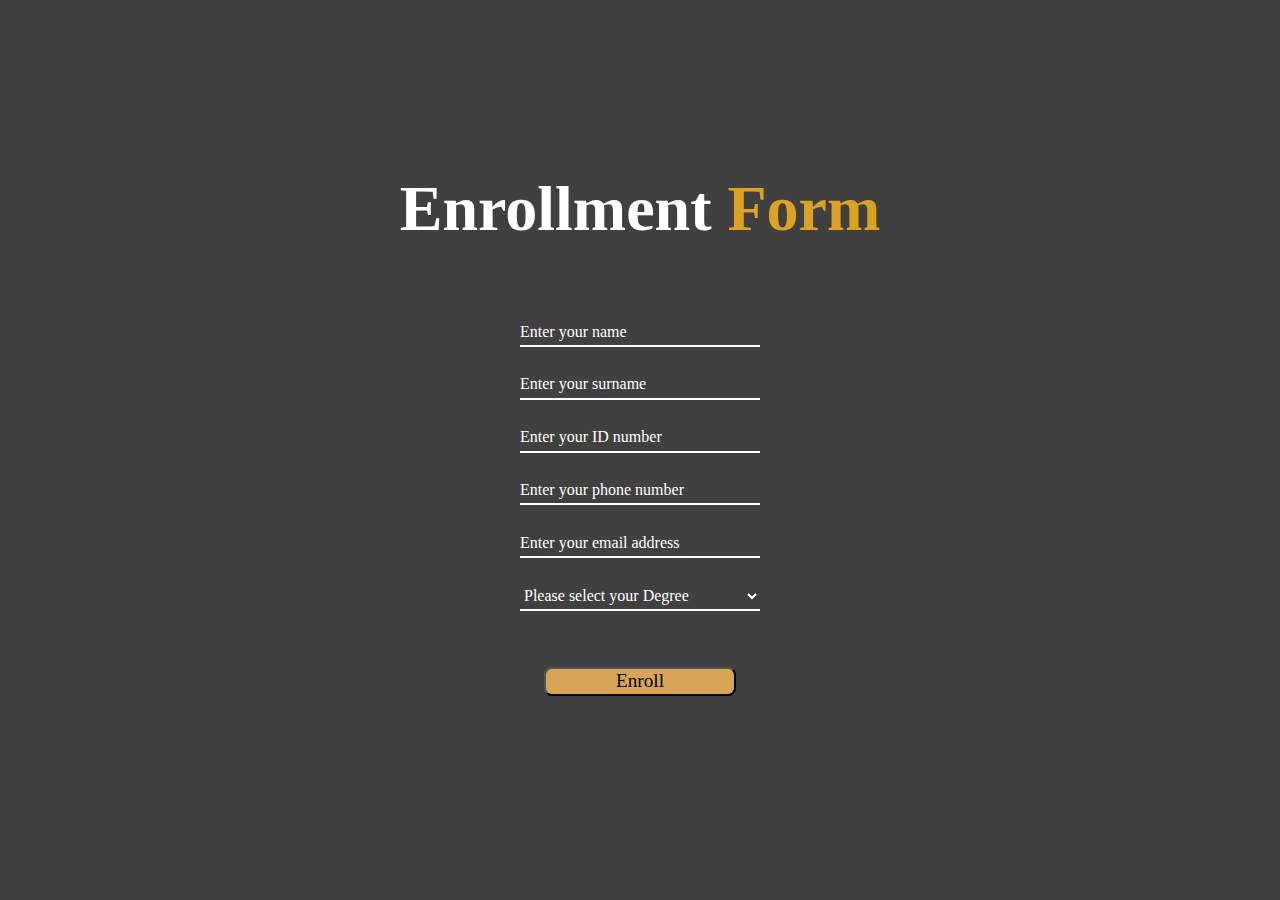
<file: BelgiumWebsite/html/EnrolmentForm.html>
<!DOCTYPE html>
<html lang="en">
<head>
    <meta charset="UTF-8">
    <meta name="viewport" content="width=device-width, initial-scale=1.0">
    <title>Enrolment Form</title>
    <link rel="stylesheet" href="../styles/register.css">
</head>
<body>
    <h1 class="Enrolment-Heading">Enrollment <span>Form</span></h1>
    <form id="enrollmentForm" action="../index.html" method="get" class="form">
        <div class="content">
            <input type="text" name="name" class="input" required pattern="[a-z]+" placeholder="Enter your name">
            <input type="text" name="surname" class="input" required pattern="[a-z]+" placeholder="Enter your surname">
            <input type="tel" name="idnumber" class="input" required pattern="^[0-9]{13}" placeholder="Enter your ID number">
            <input type="tel" name="phonenumber" class="input" required pattern="^[0-9]{10}" placeholder="Enter your phone number">
            <input type="email" name="email" class="input" required placeholder="Enter your email address">
            
            <select name="degree" id="degree" class="input select" required>
                <option value="">Please select your Degree</option>
                <option value="BCOM">Bachelor of Computing</option>
                <option value="BIT">Bachelor of Information Technology</option>
                <option value="DIT">Diploma in Information Technology</option>
                <option value="DDS">Diploma for Deaf Students</option>
                <option value="CIT">Certificate of IT (Database Development)</option>
                <option value="NIT">National Certificate of IT (Systems Development)</option>
            </select>
                        
            <button type="submit" class="Enroll-button">Enroll</button>
        </div>
        <p id="output"></p>
    </form>
    <script src="../scripts/Enroll-script.js"></script>
</body>
</html>
</file>
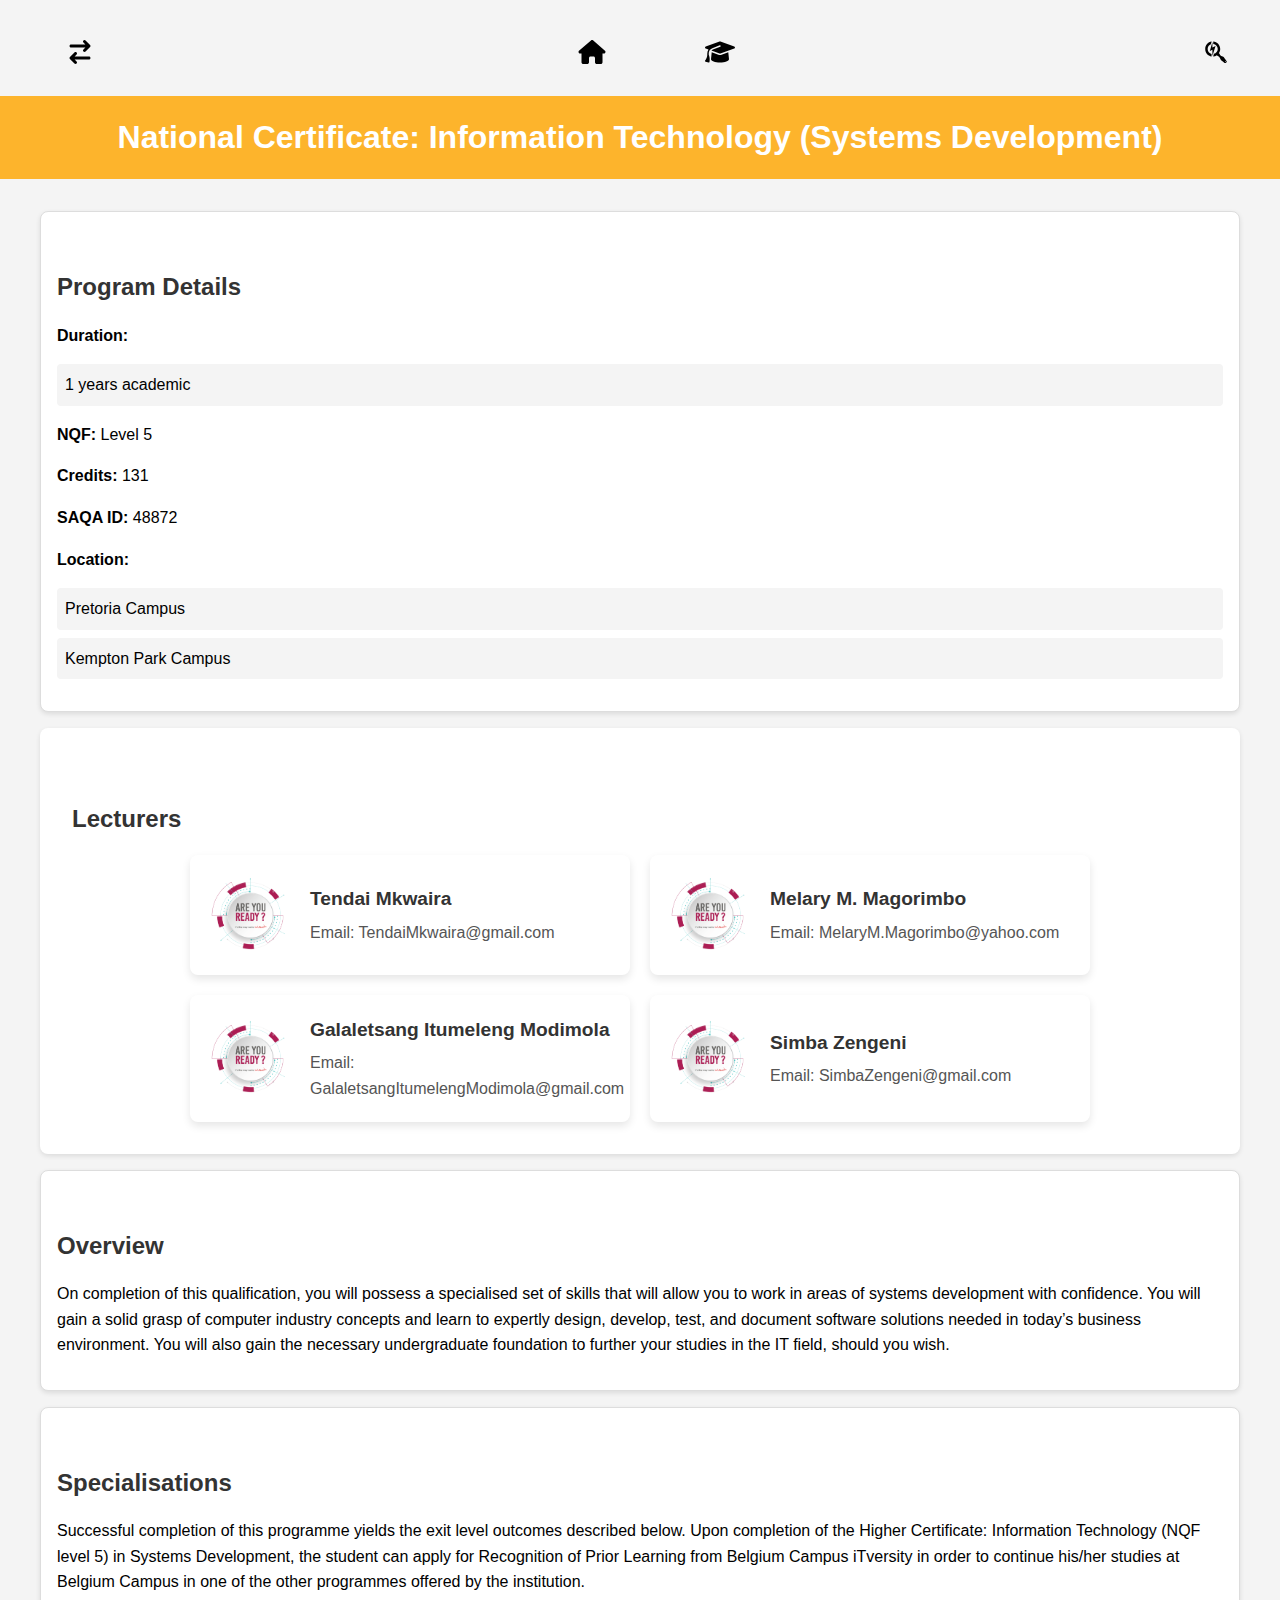
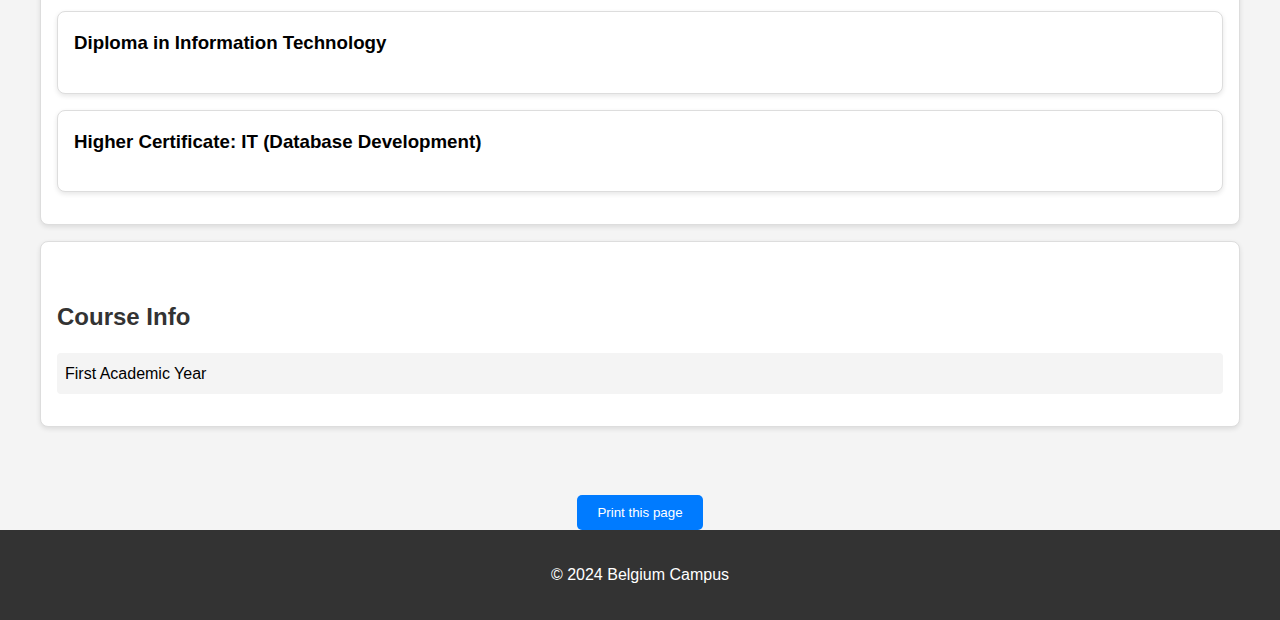
<file: BelgiumWebsite/html/NcSystems Development.html>
<!DOCTYPE html>
<html lang="en">
<head>
    <meta charset="UTF-8">
    <meta name="viewport" content="width=device-width, initial-scale=1.0">
    <title>National Certificate: Information Technology
      (Systems Development)</title>
      <link rel="stylesheet" href="../styles/linkpages.css"></link>
   
</head>
<body>
  
  <nav class="navbar">
    <ul class="navbar-nav">
      <li class="logo">
        <a href="#" class="nav-link">
          <svg xmlns="http://www.w3.org/2000/svg" viewBox="0 0 448 512">
            <path
              d="M438.6 150.6c12.5-12.5 12.5-32.8 0-45.3l-96-96c-12.5-12.5-32.8-12.5-45.3 0s-12.5 32.8 0 45.3L338.7 96 32 96C14.3 96 0 110.3 0 128s14.3 32 32 32l306.7 0-41.4 41.4c-12.5 12.5-12.5 32.8 0 45.3s32.8 12.5 45.3 0l96-96zm-333.3 352c12.5 12.5 32.8 12.5 45.3 0s12.5-32.8 0-45.3L109.3 416 416 416c17.7 0 32-14.3 32-32s-14.3-32-32-32l-306.7 0 41.4-41.4c12.5-12.5 12.5-32.8 0-45.3s-32.8-12.5-45.3 0l-96 96c-12.5 12.5-12.5 32.8 0 45.3l96 96z" />
          </svg>
          <span class="link-text">Login</span>
        </a>
      </li>


      <!-- Home list Item-->

      <li class="nav-item">
        <a href="../index.html" class="nav-link">
          <svg class="icon" xmlns="http://www.w3.org/2000/svg" viewBox="0 0 576 512">
            <path
              d="M575.8 255.5c0 18-15 32.1-32 32.1l-32 0 .7 160.2c0 2.7-.2 5.4-.5 8.1l0 16.2c0 22.1-17.9 40-40 40l-16 0c-1.1 0-2.2 0-3.3-.1c-1.4 .1-2.8 .1-4.2 .1L416 512l-24 0c-22.1 0-40-17.9-40-40l0-24 0-64c0-17.7-14.3-32-32-32l-64 0c-17.7 0-32 14.3-32 32l0 64 0 24c0 22.1-17.9 40-40 40l-24 0-31.9 0c-1.5 0-3-.1-4.5-.2c-1.2 .1-2.4 .2-3.6 .2l-16 0c-22.1 0-40-17.9-40-40l0-112c0-.9 0-1.9 .1-2.8l0-69.7-32 0c-18 0-32-14-32-32.1c0-9 3-17 10-24L266.4 8c7-7 15-8 22-8s15 2 21 7L564.8 231.5c8 7 12 15 11 24z" />
            <span class="link-text">HOME</span>
          </svg>

        </a>
      </li>


	  <!-- Course Info Item-->
      <li class="nav-item">
        <a href="check.html" class="nav-link">
          <svg class="icon" xmlns="http://www.w3.org/2000/svg" viewBox="0 0 640 512">
            <path
              d="M320 32c-8.1 0-16.1 1.4-23.7 4.1L15.8 137.4C6.3 140.9 0 149.9 0 160s6.3 19.1 15.8 22.6l57.9 20.9C57.3 229.3 48 259.8 48 291.9l0 28.1c0 28.4-10.8 57.7-22.3 80.8c-6.5 13-13.9 25.8-22.5 37.6C0 442.7-.9 448.3 .9 453.4s6 8.9 11.2 10.2l64 16c4.2 1.1 8.7 .3 12.4-2s6.3-6.1 7.1-10.4c8.6-42.8 4.3-81.2-2.1-108.7C90.3 344.3 86 329.8 80 316.5l0-24.6c0-30.2 10.2-58.7 27.9-81.5c12.9-15.5 29.6-28 49.2-35.7l157-61.7c8.2-3.2 17.5 .8 20.7 9s-.8 17.5-9 20.7l-157 61.7c-12.4 4.9-23.3 12.4-32.2 21.6l159.6 57.6c7.6 2.7 15.6 4.1 23.7 4.1s16.1-1.4 23.7-4.1L624.2 182.6c9.5-3.4 15.8-12.5 15.8-22.6s-6.3-19.1-15.8-22.6L343.7 36.1C336.1 33.4 328.1 32 320 32zM128 408c0 35.3 86 72 192 72s192-36.7 192-72L496.7 262.6 354.5 314c-11.1 4-22.8 6-34.5 6s-23.5-2-34.5-6L143.3 262.6 128 408z" />
            <span class="link-text">MANAGE COURSES</span>
          </svg>
        </a>
      </li>

      <!-- Search list Item-->
      <li class="nav-item">
        <a href="#search" class="nav-link" id="navSearch">
          <svg class="icon" xmlns="http://www.w3.org/2000/svg" viewBox="0 0 460 512">
            <path
              d="M220.6 130.3l-67.2 28.2V43.2L98.7 233.5l54.7-24.2v130.3l67.2-209.3zm-83.2-96.7l-1.3 4.7-15.2 52.9C80.6 106.7 52 145.8 52 191.5c0 52.3 34.3 95.9 83.4 105.5v53.6C57.5 340.1 0 272.4 0 191.6c0-80.5 59.8-147.2 137.4-158zm311.4 447.2c-11.2 11.2-23.1 12.3-28.6 10.5-5.4-1.8-27.1-19.9-60.4-44.4-33.3-24.6-33.6-35.7-43-56.7-9.4-20.9-30.4-42.6-57.5-52.4l-9.7-14.7c-24.7 16.9-53 26.9-81.3 28.7l2.1-6.6 15.9-49.5c46.5-11.9 80.9-54 80.9-104.2 0-54.5-38.4-102.1-96-107.1V32.3C254.4 37.4 320 106.8 320 191.6c0 33.6-11.2 64.7-29 90.4l14.6 9.6c9.8 27.1 31.5 48 52.4 57.4s32.2 9.7 56.8 43c24.6 33.2 42.7 54.9 44.5 60.3s.7 17.3-10.5 28.5zm-9.9-17.9c0-4.4-3.6-8-8-8s-8 3.6-8 8 3.6 8 8 8 8-3.6 8-8z" />
            <span class="link-text">SEARCH</span>
          </svg>
        </a>
      </li>
    </ul>

  </nav>
    <header>
        <h1>National Certificate: Information Technology
          (Systems Development)</h1>
    </header>
    <div class="container">
        <section id="program-details" class="card">
            <h2>Program Details</h2>
            <p><strong>Duration:</strong></p>
            <ul>
                <li>1 years academic</li>
            </ul>
            <p><strong>NQF:</strong> Level 5</p>
            <p><strong>Credits:</strong> 131</p>
            <p><strong>SAQA ID:</strong> 48872</p>
            <p><strong>Location:</strong></p>
            <ul>
                <li>Pretoria Campus</li>
                <li>Kempton Park Campus</li>
            </ul>
        </section>
        <section>
          <h2>Lecturers</h2>
        <div class="lecturers-container">
          <div class="lecturer-card">
              <img src="../Icons/studentbackground.png" alt="Lecturer Photo" class="lecturer-photo">
              <div class="lecturer-info">
                  <h2>Tendai Mkwaira</h2>
                  <p>Email: TendaiMkwaira@gmail.com</p>
              </div>
          </div>
  
          <div class="lecturer-card">
              <img src="../Icons/studentbackground.png" alt="Lecturer Photo" class="lecturer-photo">
              <div class="lecturer-info">
                  <h2>Melary M. Magorimbo</h2>
                  <p>Email: MelaryM.Magorimbo@yahoo.com</p>
              </div>
          </div> <div class="lecturers-container">
            <div class="lecturer-card">
                <img src="../Icons/studentbackground.png" alt="Lecturer Photo" class="lecturer-photo">
                <div class="lecturer-info">
                    <h2>Galaletsang Itumeleng Modimola</h2>
                    <p>Email: GalaletsangItumelengModimola@gmail.com</p>
                </div>
            </div>
    
            <div class="lecturer-card">
                <img src="../Icons/studentbackground.png" alt="Lecturer Photo" class="lecturer-photo">
                <div class="lecturer-info">
                    <h2>Simba Zengeni</h2>
                    <p>Email: SimbaZengeni@gmail.com</p>
                </div>
            </div>
          </section>
        <section id="overview" class="card">
            <h2>Overview</h2>
            <p>On completion of this qualification, you will possess a specialised set of skills that will allow you to work in areas of systems development with confidence. You will gain a solid grasp of computer industry concepts and learn to expertly design, develop, test, and document software solutions needed in today’s business environment. You will also gain the necessary undergraduate foundation to further your studies in the IT field, should you wish.</p>
        </section>
        <section id="specialisations" class="card">
            <h2>Specialisations</h2>
            <p>Successful completion of this programme yields the exit level outcomes described below.

              Upon completion of the Higher Certificate: Information Technology (NQF level 5) in Systems Development, the student can apply for Recognition of Prior Learning from Belgium Campus iTversity in order to continue his/her studies at Belgium Campus in one of the other programmes offered by the institution.</p>
            <div class="card">
                <h3>Diploma in Information Technology</h3>
           </div>
            <div class="card">
                <h3>Higher Certificate: IT (Database Development)</h3>
            </div>
        </section>
        <section id="course-info" class="card">
            <h2>Course Info</h2>
            <ul>
                <li onclick="toggleTable('table-first')">First Academic Year</li>
                <table id="table-first" style="display: none;">
                    <thead>
                        <tr>
                            <th>Subject</th>
                            <th>Code</th>
                            <th>NQF</th>
                            <th>Credits</th>
                            <th>Prerequisites</th>
                        </tr>
                    </thead>
                    <tbody>
                      <tr>
                        <td>Mathematics 151</td>
                        <td>MAT151</td>
                        <td>5</td>
                        <td>12</td>
                        <td></td>
                      </tr>
                      <tr>
                        <td>Computer Architecture 151</td>
                        <td>COA151</td>
                        <td>5</td>
                        <td>7</td>
                        <td></td>
                      </tr>
                      <tr>
                        <td>Database Development 151</td>
                        <td>DBD151</td>
                        <td>5</td>
                        <td>18</td>
                        <td></td>
                      </tr>
                      <tr>
                        <td>End User Computing 151</td>
                        <td>EUC151</td>
                        <td>5</td>
                        <td>7</td>
                        <td></td>
                      </tr>
                      <tr>
                        <td>English Communication 151</td>
                        <td>ENG151</td>
                        <td>5</td>
                        <td>7</td>
                        <td></td>
                      </tr>
                      <tr>
                        <td>Information Systems 151</td>
                        <td>INF151</td>
                        <td>5</td>
                        <td>12</td>
                        <td></td>
                      </tr>
                      <tr>
                        <td>Innovation and Leadership 101</td>
                        <td>INL101</td>
                        <td>5</td>
                        <td>5</td>
                        <td></td>
                      </tr>
                      <tr>
                        <td>Innovation and Leadership 102</td>
                        <td>INL102</td>
                        <td>5</td>
                        <td>5</td>
                        <td></td>
                      </tr>
                      <tr>
                        <td>Network Development 151</td>
                        <td>NWD151</td>
                        <td>5</td>
                        <td>7</td>
                        <td></td>
                      </tr>
                      <tr>
                        <td>Programming 151</td>
                        <td>PRG151</td>
                        <td>5</td>
                        <td>7</td>
                        <td></td>
                      </tr>
                      <tr>
                        <td>Programming 152</td>
                        <td>PRG152</td>
                        <td>5</td>
                        <td>13</td>
                        <td>PRG151</td>
                      </tr>
                      <tr>
                        <td>Web Programming 151</td>
                        <td>WPR151</td>
                        <td>5</td>
                        <td>13</td>
                        <td></td>
                      </tr>
                      <tr>
                        <td colspan="5">Electives (Choose one of)</td>
                      </tr>
                      <tr>
                        <td>Business Management 151</td>
                        <td>BUM151</td>
                        <td>5</td>
                        <td>7</td>
                        <td></td>
                      </tr>
                      <tr>
                        <td>Entrepreneurship 151</td>
                        <td>ENT151</td>
                        <td>5</td>
                        <td>7</td>
                        <td></td>
                      </tr>
                    </tbody>
                </table>
            </ul>
        </section>
    </div>
		<center>
	<button onclick="printPage()">Print this page</button>
	</center>



    <footer>
        <p>&copy; 2024 Belgium Campus</p>
    </footer>
    <script>
        function toggleTable(tableId) {
            var table = document.getElementById(tableId);
            if (table.style.display === "none") {
                table.style.display = "table";
            } else {
                table.style.display = "none";
            }
        }
		
		 function printPage() {
            window.print();
        }
    </script>
</body>
</html>
</file>
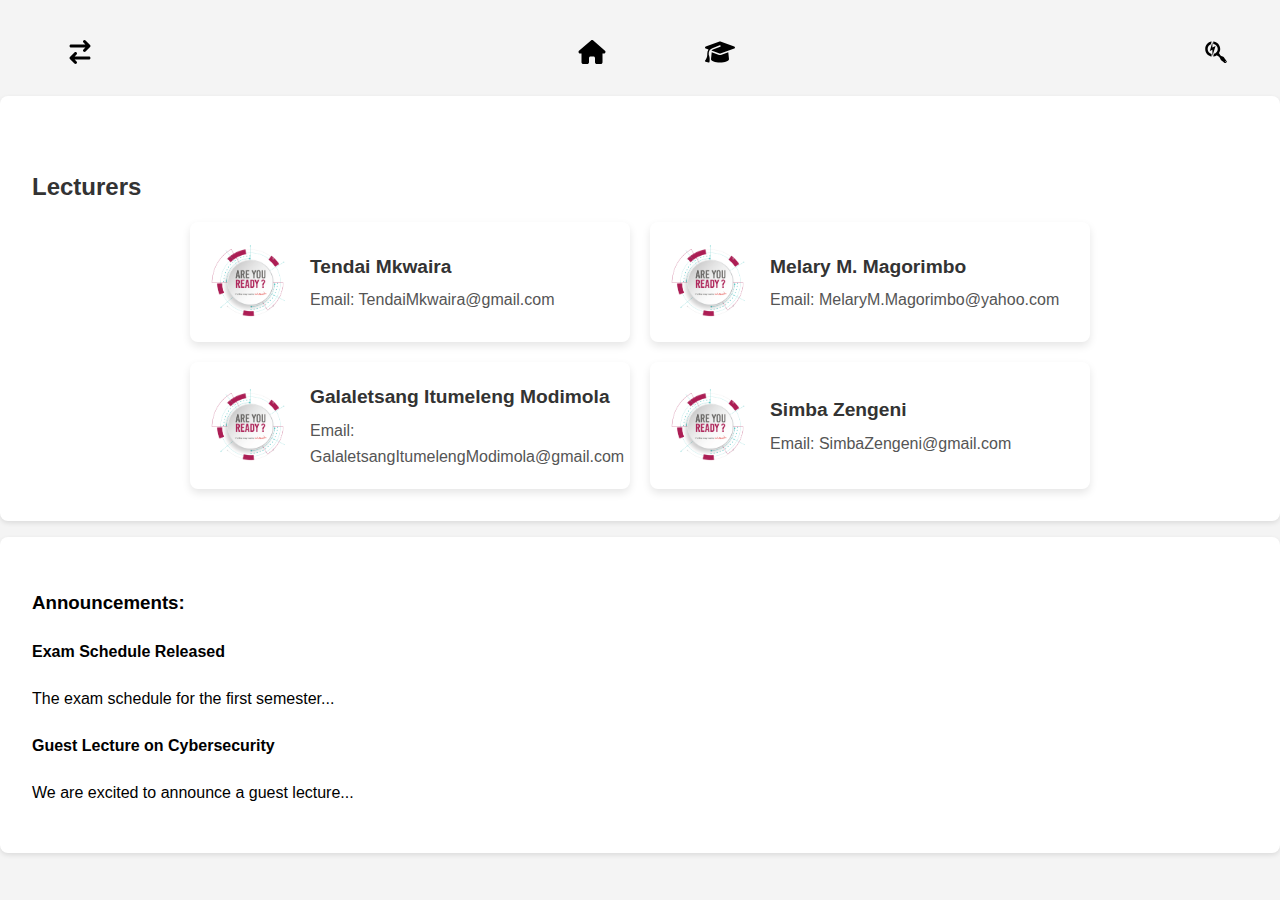
<file: BelgiumWebsite/html/NcSystemsDevelopment.html>
<!DOCTYPE html>
<html lang="en">
<head>
    <meta charset="UTF-8">
    <meta name="viewport" content="width=device-width, initial-scale=1.0">
    <title>National Certificate: Information Technology (Systems Development)</title>
    <link rel="stylesheet" href="../styles/linkpages.css">
</head>
<body>
    <nav class="navbar">
        <ul class="navbar-nav">
          <li class="logo">
            <a href="#" class="nav-link">
              <svg xmlns="http://www.w3.org/2000/svg" viewBox="0 0 448 512">
                <path
                  d="M438.6 150.6c12.5-12.5 12.5-32.8 0-45.3l-96-96c-12.5-12.5-32.8-12.5-45.3 0s-12.5 32.8 0 45.3L338.7 96 32 96C14.3 96 0 110.3 0 128s14.3 32 32 32l306.7 0-41.4 41.4c-12.5 12.5-12.5 32.8 0 45.3s32.8 12.5 45.3 0l96-96zm-333.3 352c12.5 12.5 32.8 12.5 45.3 0s12.5-32.8 0-45.3L109.3 416 416 416c17.7 0 32-14.3 32-32s-14.3-32-32-32l-306.7 0 41.4-41.4c12.5-12.5 12.5-32.8 0-45.3s-32.8-12.5-45.3 0l-96 96c-12.5 12.5-12.5 32.8 0 45.3l96 96z" />
              </svg>
              <span class="link-text">Login</span>
            </a>
          </li>
    
    
          <!-- Home list Item-->
    
          <li class="nav-item">
            <a href="../index.html" class="nav-link">
              <svg class="icon" xmlns="http://www.w3.org/2000/svg" viewBox="0 0 576 512">
                <path
                  d="M575.8 255.5c0 18-15 32.1-32 32.1l-32 0 .7 160.2c0 2.7-.2 5.4-.5 8.1l0 16.2c0 22.1-17.9 40-40 40l-16 0c-1.1 0-2.2 0-3.3-.1c-1.4 .1-2.8 .1-4.2 .1L416 512l-24 0c-22.1 0-40-17.9-40-40l0-24 0-64c0-17.7-14.3-32-32-32l-64 0c-17.7 0-32 14.3-32 32l0 64 0 24c0 22.1-17.9 40-40 40l-24 0-31.9 0c-1.5 0-3-.1-4.5-.2c-1.2 .1-2.4 .2-3.6 .2l-16 0c-22.1 0-40-17.9-40-40l0-112c0-.9 0-1.9 .1-2.8l0-69.7-32 0c-18 0-32-14-32-32.1c0-9 3-17 10-24L266.4 8c7-7 15-8 22-8s15 2 21 7L564.8 231.5c8 7 12 15 11 24z" />
                <span class="link-text">HOME</span>
              </svg>
    
            </a>
          </li>
    
    
          <!-- Course Info Item-->
          <li class="nav-item">
            <a href="check.html" class="nav-link">
              <svg class="icon" xmlns="http://www.w3.org/2000/svg" viewBox="0 0 640 512">
                <path
                  d="M320 32c-8.1 0-16.1 1.4-23.7 4.1L15.8 137.4C6.3 140.9 0 149.9 0 160s6.3 19.1 15.8 22.6l57.9 20.9C57.3 229.3 48 259.8 48 291.9l0 28.1c0 28.4-10.8 57.7-22.3 80.8c-6.5 13-13.9 25.8-22.5 37.6C0 442.7-.9 448.3 .9 453.4s6 8.9 11.2 10.2l64 16c4.2 1.1 8.7 .3 12.4-2s6.3-6.1 7.1-10.4c8.6-42.8 4.3-81.2-2.1-108.7C90.3 344.3 86 329.8 80 316.5l0-24.6c0-30.2 10.2-58.7 27.9-81.5c12.9-15.5 29.6-28 49.2-35.7l157-61.7c8.2-3.2 17.5 .8 20.7 9s-.8 17.5-9 20.7l-157 61.7c-12.4 4.9-23.3 12.4-32.2 21.6l159.6 57.6c7.6 2.7 15.6 4.1 23.7 4.1s16.1-1.4 23.7-4.1L624.2 182.6c9.5-3.4 15.8-12.5 15.8-22.6s-6.3-19.1-15.8-22.6L343.7 36.1C336.1 33.4 328.1 32 320 32zM128 408c0 35.3 86 72 192 72s192-36.7 192-72L496.7 262.6 354.5 314c-11.1 4-22.8 6-34.5 6s-23.5-2-34.5-6L143.3 262.6 128 408z" />
                <span class="link-text">MANAGE COURSES</span>
              </svg>
            </a>
          </li>
    
          <!-- Search list Item-->
          <li class="nav-item">
            <a href="#search" class="nav-link" id="navSearch">
              <svg class="icon" xmlns="http://www.w3.org/2000/svg" viewBox="0 0 460 512">
                <path
                  d="M220.6 130.3l-67.2 28.2V43.2L98.7 233.5l54.7-24.2v130.3l67.2-209.3zm-83.2-96.7l-1.3 4.7-15.2 52.9C80.6 106.7 52 145.8 52 191.5c0 52.3 34.3 95.9 83.4 105.5v53.6C57.5 340.1 0 272.4 0 191.6c0-80.5 59.8-147.2 137.4-158zm311.4 447.2c-11.2 11.2-23.1 12.3-28.6 10.5-5.4-1.8-27.1-19.9-60.4-44.4-33.3-24.6-33.6-35.7-43-56.7-9.4-20.9-30.4-42.6-57.5-52.4l-9.7-14.7c-24.7 16.9-53 26.9-81.3 28.7l2.1-6.6 15.9-49.5c46.5-11.9 80.9-54 80.9-104.2 0-54.5-38.4-102.1-96-107.1V32.3C254.4 37.4 320 106.8 320 191.6c0 33.6-11.2 64.7-29 90.4l14.6 9.6c9.8 27.1 31.5 48 52.4 57.4s32.2 9.7 56.8 43c24.6 33.2 42.7 54.9 44.5 60.3s.7 17.3-10.5 28.5zm-9.9-17.9c0-4.4-3.6-8-8-8s-8 3.6-8 8 3.6 8 8 8 8-3.6 8-8z" />
                <span class="link-text">SEARCH</span>
              </svg>
            </a>
          </li>
        </ul>
    
      </nav>

      <section>
        <h2>Lecturers</h2>
      <div class="lecturers-container">
        <div class="lecturer-card">
            <img src="../Icons/studentbackground.png" alt="Lecturer Photo" class="lecturer-photo">
            <div class="lecturer-info">
                <h2>Tendai Mkwaira</h2>
                <p>Email: TendaiMkwaira@gmail.com</p>
            </div>
        </div>

        <div class="lecturer-card">
            <img src="../Icons/studentbackground.png" alt="Lecturer Photo" class="lecturer-photo">
            <div class="lecturer-info">
                <h2>Melary M. Magorimbo</h2>
                <p>Email: MelaryM.Magorimbo@yahoo.com</p>
            </div>
        </div> <div class="lecturers-container">
          <div class="lecturer-card">
              <img src="../Icons/studentbackground.png" alt="Lecturer Photo" class="lecturer-photo">
              <div class="lecturer-info">
                  <h2>Galaletsang Itumeleng Modimola</h2>
                  <p>Email: GalaletsangItumelengModimola@gmail.com</p>
              </div>
          </div>
  
          <div class="lecturer-card">
              <img src="../Icons/studentbackground.png" alt="Lecturer Photo" class="lecturer-photo">
              <div class="lecturer-info">
                  <h2>Simba Zengeni</h2>
                  <p>Email: SimbaZengeni@gmail.com</p>
              </div>
          </div>
        </section>

        <section id="announcements" class="announcements">
            <h3>Announcements:</h3>
            <div class="announcement">
                <h4>Exam Schedule Released</h4>
                <p>The exam schedule for the first semester...</p>
            </div>
            <div class="announcement">
                <h4>Guest Lecture on Cybersecurity</h4>
                <p>We are excited to announce a guest lecture...</p>
            </div>
        </section>


    </div>
</body>
</html>
</file>
<file: BelgiumWebsite/styles/linkpages.css>
body {
    font-family: Arial, sans-serif;
    line-height: 1.6;
    margin: 0;
    padding: 0;
    background: #f4f4f4;
}

header {
    background: rgba(255, 166, 0, 0.82);
    color: #fff;
    padding: 1rem 0;
    text-align: center;
}

header h1 {
    margin: 0;
}

.container {
    max-width: 1200px;
    margin: 0 auto;
    padding: 2rem;
}

section {
    padding: 2rem;
    margin-bottom: 1rem;
    border-radius: 8px;
    background: #fff;
    box-shadow: 0 2px 5px rgba(0, 0, 0, 0.1);
}

h2 {
    color: #333;
    margin-bottom: 1rem;
}

ul {
    list-style: none;
    padding: 0;
}

ul li {
    background: #f4f4f4;
    margin-bottom: 0.5rem;
    padding: 0.5rem;
    border-radius: 4px;
    cursor: pointer;
}

ul li:hover {
    background: orange;
}

ul li:hover {
    background: orange;
}

footer {
    background: #333;
    color: #fff;
    text-align: center;
    padding: 1rem 0;
    position: relative;
    bottom: 0;
    width: 100%;
}

table {
    width: 100%;
    border-collapse: collapse;
    margin-top: 1rem;
}

table, th, td {
    border: 1px solid #ddd;
}

th, td {
    padding: 0.5rem;
    text-align: left;
}

.card {
    border: 1px solid #ddd;
    border-radius: 8px;
    padding: 1rem;
    margin-bottom: 1rem;
    background: #fff;
    box-shadow: 0 2px 5px rgba(0, 0, 0, 0.1);
}

.card h3 {
    margin-top: 0;
}

/*------------------------------------------------------------- Navbar --------------------------------------------------------*/

.navbar {
    margin-top: 1rem;
    height: 5rem;
    position: relative;
    top: 0;
    left: 0;
    background-color: var(--bg-primary);
    transition: 200ms ease;
    z-index: 1000;
    border-radius: 50px;

}


.navbar-nav {
    position: sticky;
    list-style: none;
    padding: 0;
    margin: 0;
    display: flex;
    flex-direction: row;
    align-items: center;
    height: 100%;
}



.nav-item:last-child {
    margin-left: auto;
}

.nav-item:hover {
    background-color: white;
}

.nav-link {
    display: flex;
    align-items: center;
    height: 3rem;
    color: var(--text-primary);
    text-decoration: none;
    padding: 0 1rem;
    position: relative;
    overflow: hidden;
    transition: color 0.3s, all 0.2s ease-out;
}

.nav-link::after {
    content: '';
    position: absolute;
    bottom: 0;
    left: 0;
    width: 100%;
    height: 3px;
    background-color: rgb(255, 179, 0);
    transform: translateX(-100%);
    transition: transform 0.3s ease-out;
}

.nav-link:hover::after {
    transform: translateX(0);
}

.nav-link:hover {
    color: var(--bg-secondary);
    background-color: #ffffff;
    transition: 300ms;
    border-radius: 10px;
    color: orange;
}

.logo {
    font-weight: bold;
    text-transform: uppercase;
    margin-right: auto;
    text-align: center;
    letter-spacing: 0.3ch;
    min-width: 2rem;
    padding: 0 1.5rem;
    display: flex;
    align-items: center;
}

.logo:hover {
    background-color: var(--bg-primary);
    border-radius: 10px;
}

.logo svg {
    transform: rotate(0deg);
    fill: currentColor;
    width: 24px;
    height: 24px;
    transition: fill 0.3s, transform 200ms;
}

.navbar:hover .logo svg {
    transform: rotate(-180deg);
}

.nav-link .icon {
    fill: currentColor;
    width: 24px;
    height: 24px;
    transition: fill 0.3s, transform 200ms;
}

.link-text {
    display: none;
    margin-left: 1rem;
    transition: 300ms;
}

.nav-link svg {
    min-width: 2rem;
    margin: 0 1.5rem;
}


.navbar:hover .link-text {
    display: block;
}


/* check */

h1 {
    text-align: center;
}

.back-button {
    position: absolute;
    top: 20px;
    right: 20px;
    background-color: #007BFF;
    color: white;
    border: none;
    padding: 10px 20px;
    cursor: pointer;
    border-radius: 5px;
}

.back-button:hover {
    background-color: #0056b3;
}

label {
    display: block;
    margin: 10px 0 5px;
}

select {
    width: 100%;
    padding: 10px;
    margin-bottom: 20px;
    border: 1px solid #ccc;
    border-radius: 5px;
}

.module-list-container {
    display: flex;
    justify-content: space-between;
    margin-bottom: 20px;
}

#moduleList,
#completedModules {
    list-style-type: none;
    padding: 0;
    background-color: #fff;
    padding: 20px;
    border: 1px solid #ccc;
    border-radius: 5px;
    box-shadow: 0 0 10px rgba(0, 0, 0, 0.1);
    width: 48%;
}

#moduleList li,
#completedModules li {
    padding: 10px;
    border-bottom: 1px solid #eee;
}

#moduleList li:last-child,
#completedModules li:last-child {
    border-bottom: none;
}

.module {
    cursor: pointer;
}

.completed {
    color: green;
    text-decoration: line-through;
}

.print-button-container {
    text-align: center;
}

button {
    margin-top: 20px;
    padding: 10px 20px;
    background-color: #007BFF;
    color: white;
    border: none;
    border-radius: 5px;
    cursor: pointer;
}

button:hover {
    background-color: #0056b3;
}

h2 {
    margin-top: 40px;
}

.lecturers-container {
    display: flex;
    flex-wrap: wrap;
    justify-content: center;
    gap: 20px;
}

.lecturer-card {
    background-color: white;
    border-radius: 8px;
    box-shadow: 0 4px 8px rgba(0, 0, 0, 0.1);
    display: flex;
    align-items: center;
    padding: 20px;
    width: 400px;
}

.lecturer-photo {
    border-radius: 50%;
    height: 80px;
    width: 80px;
    object-fit: cover;
    margin-right: 20px;
}

.lecturer-info h2 {
    margin: 0;
    font-size: 1.2em;
}

.lecturer-info p {
    margin: 5px 0 0 0;
    color: #555;
}
</file>
<file: BelgiumWebsite/styles/register.css>
*{
    margin: 0;
    padding:0;
    font-family: 'Times New Roman', Times, serif;
    box-sizing: border-box;
}

body{
    background-image: linear-gradient(rgba(0,0,0,0.75),rgba(0,0,0,0.75)), url(https://images.unsplash.com/photo-1499914485622-a88fac536970?q=80&w=2070&auto=format&fit=crop&ixlib=rb-4.0.3&ixid=M3wxMjA3fDB8MHxwaG90by1wYWdlfHx8fGVufDB8fHx8fA%3D%3D);
    height:100vh;
    width:100%;
    background-position: center;
    background-size: cover;
    background-repeat: no-repeat;
    display:flex;
    justify-content: center;
    flex-direction: column;
    align-items: center;
    overflow: hidden;
}

.form{
    margin: 2rem;
    text-align: center;
    justify-items: center;
    align-items: center;
}

input, select{
    display: block;
    width: 15rem;
    height: 1.8rem;
    margin: 1.5rem;
    border: none;
    outline: none;
    font-size: 1rem;
    justify-content: center;
    align-items: center;
}

.Enroll-button{
    background: rgba(236, 178, 91, 0.878);
    border-radius: 8px;
    width: 12rem;
    height:1.8rem;
    font-size: 1.2rem;
    color: #000000;
    margin-top: 2rem;
    justify-content: center;
    align-items: center;
}

.Enroll-button:hover{
    background-color: rgb(241, 163, 18);
    color: #fff;
    cursor: pointer;
}

.input{
    border-bottom: 2px solid #fff;
    background: transparent;
    color: #fff;
}

.Enrolment-Heading{
    font-size: 4rem;
    color: #fff;
    margin-bottom: 1rem;
}

.Enrolment-Heading span{
    color: rgba(240, 175, 34, 0.877);
}

.input::placeholder{
    color: #fff;
}

.select option{
    background-color: rgb(29, 133, 133);
}

.enrolment-container{
    width: 100vw;
    height: 100vh;
    background-image: url(https://images.unsplash.com/photo-1499914485622-a88fac536970?q=80&w=2070&auto=format&fit=crop&ixlib=rb-4.0.3&ixid=M3wxMjA3fDB8MHxwaG90by1wYWdlfHx8fGVufDB8fHx8fA%3D%3D);
    background-position: center;
    background-size: cover;
    padding: 0 8%;
}

#output{
    color: #fff;
}
</file>
